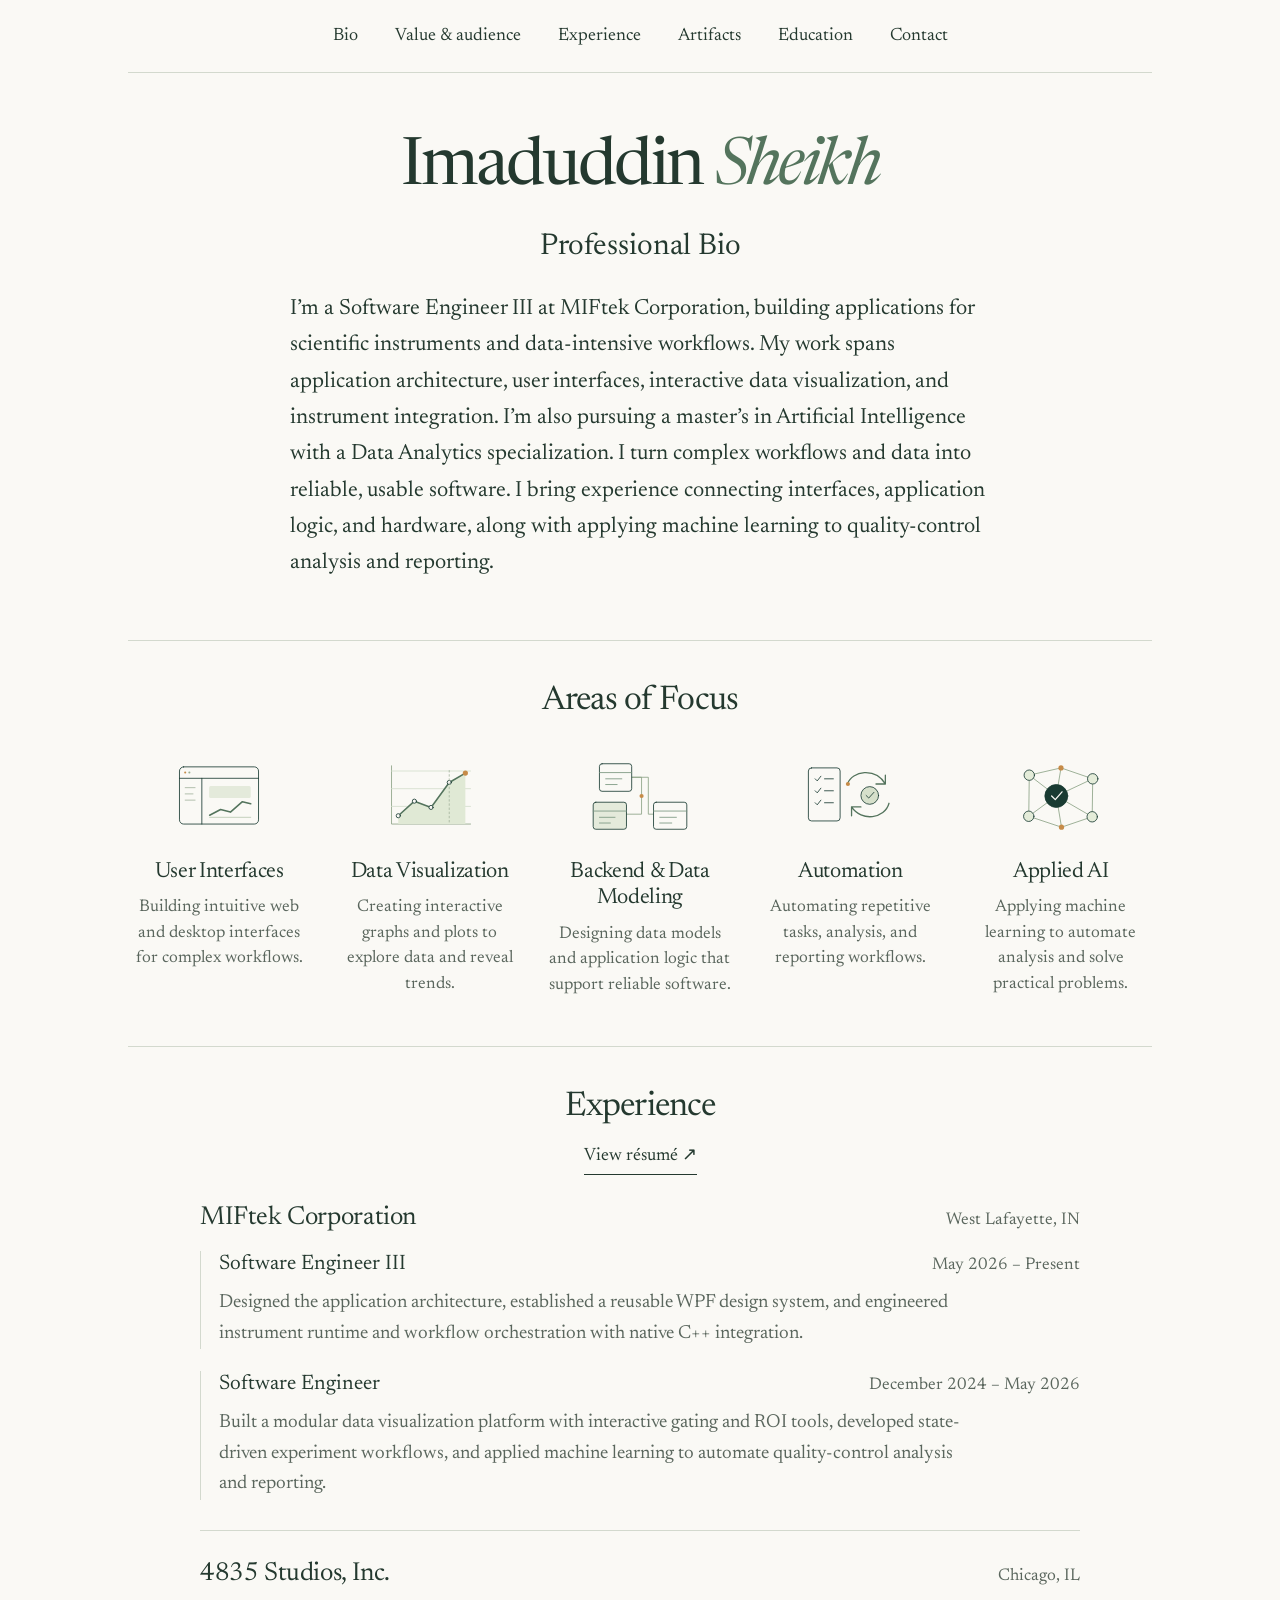
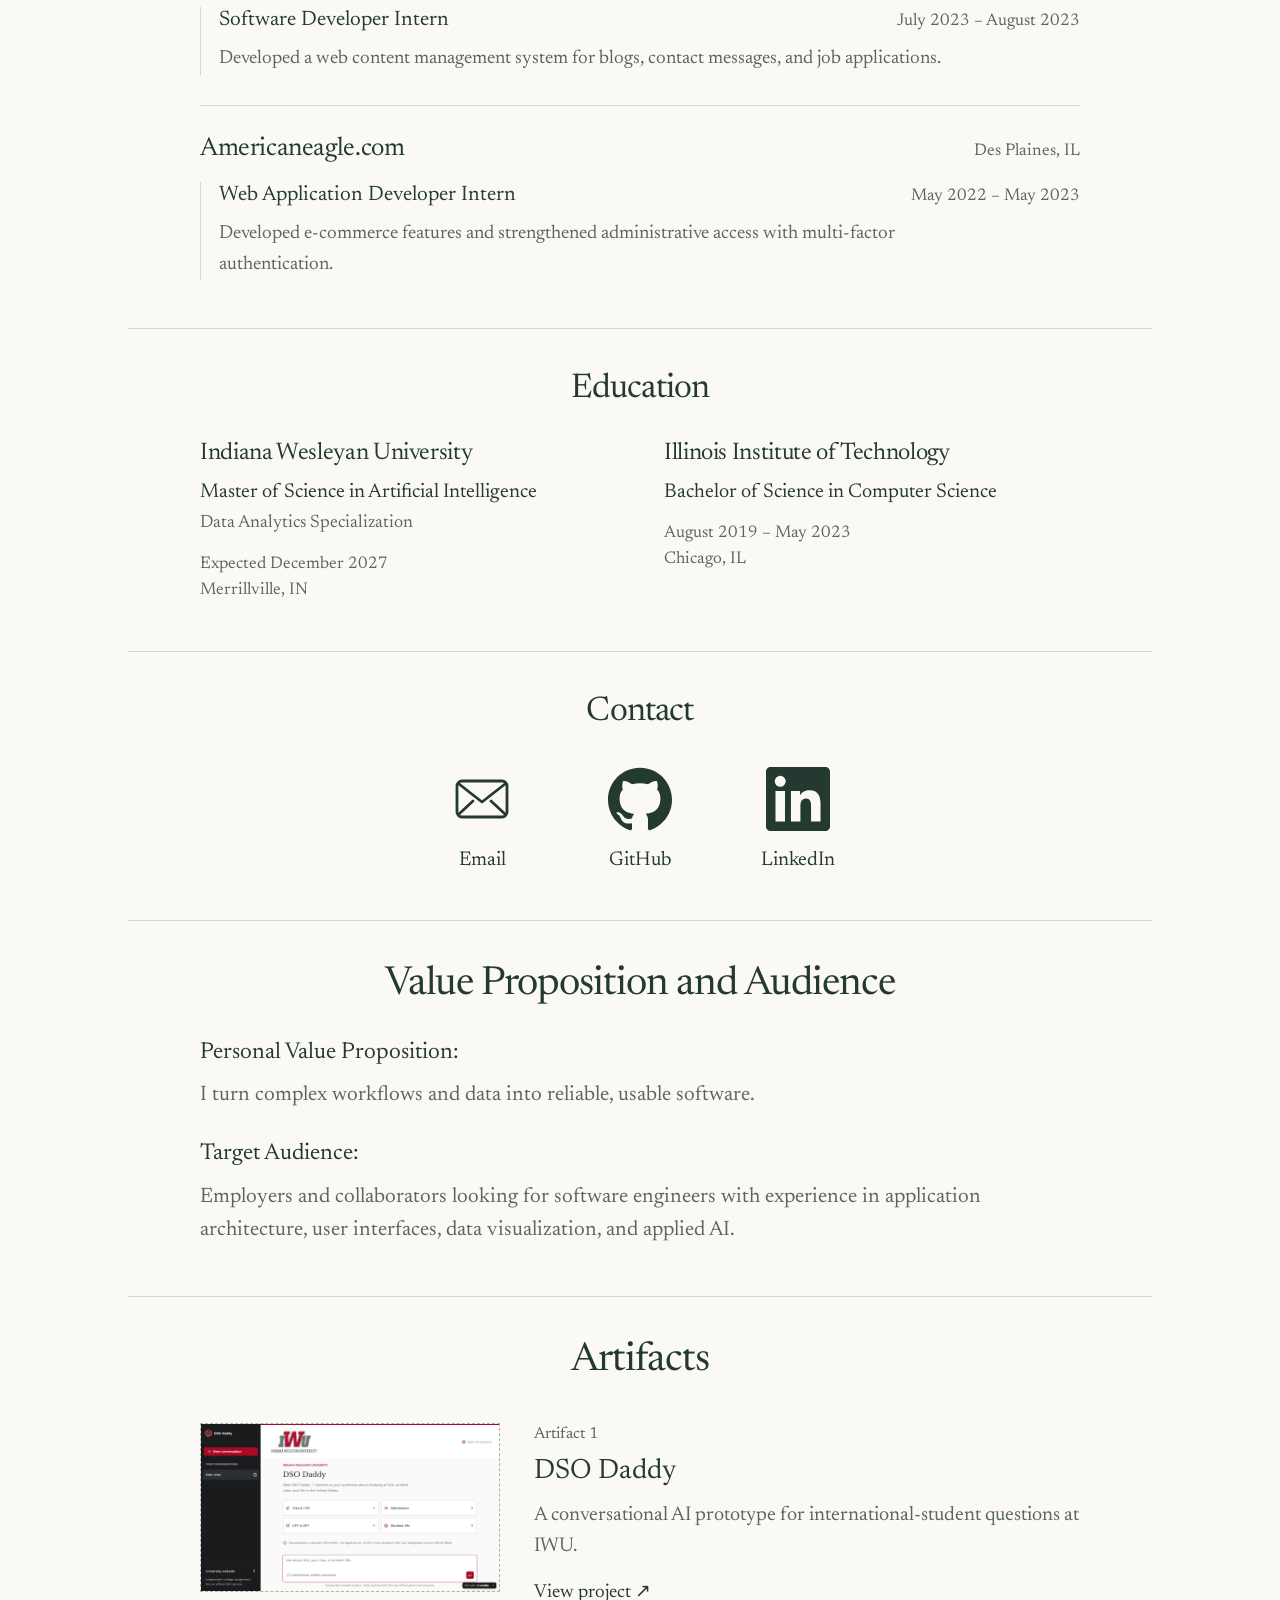
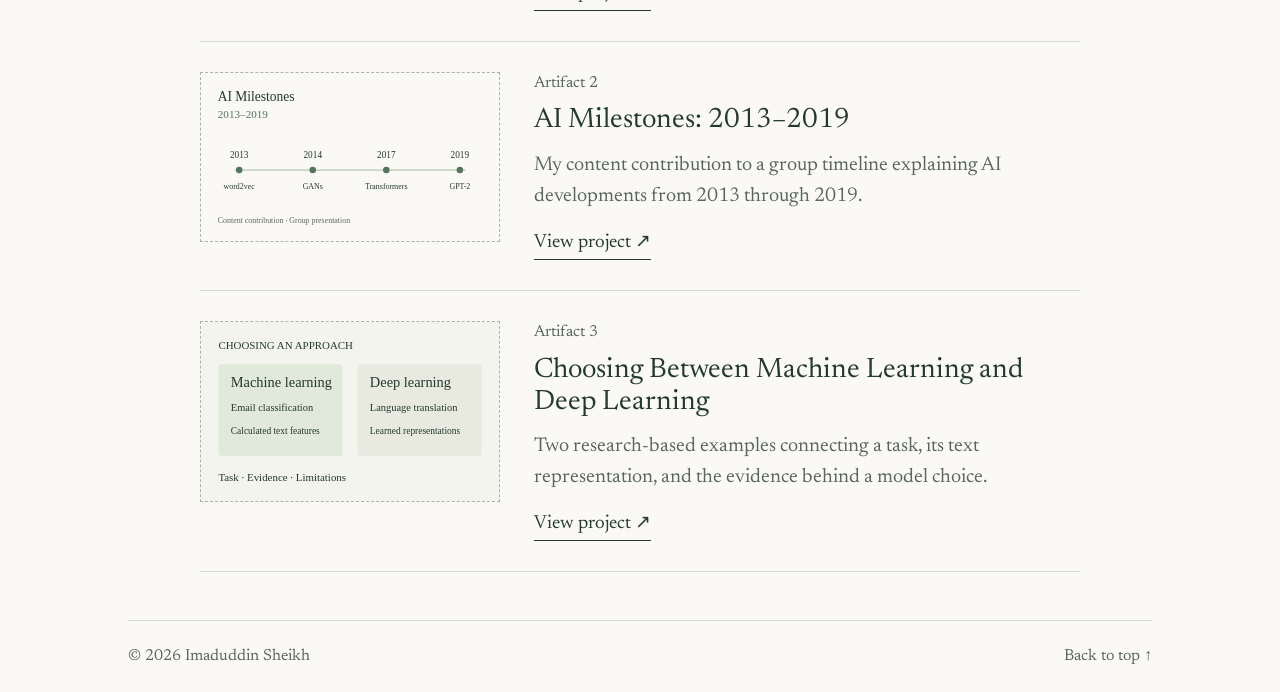
<file: index.html>
<!doctype html>
<html lang="en">
<head>
  <meta charset="utf-8">
  <meta name="viewport" content="width=device-width, initial-scale=1">
  <meta name="description" content="Imaduddin Sheikh’s software engineering portfolio. C#/.NET, Python, application architecture, data visualization, automation, and applied machine learning.">
  <meta name="theme-color" content="#193b32">
  <meta property="og:title" content="Imaduddin Sheikh — Software Engineer">
  <meta property="og:description" content="Reliable, usable software for complex workflows and data. Explore my background and software engineering projects.">
  <meta property="og:type" content="website">
  <title>Imaduddin Sheikh — Software Engineer</title>
  <link rel="icon" type="image/svg+xml" href="assets/favicon.svg?v=20261027">
  <link rel="stylesheet" href="assets/styles.css?v=20261026-intro-block">
  <script src="assets/site.js" defer></script>
  <link rel="stylesheet" href="assets/project.css?v=20261026-spacing">
<link rel="stylesheet" href="assets/template-alignment.css"></head>
<body><a class="skip" href="#main">Skip to content</a><header class="site-nav"><nav aria-label="Main navigation"><a href="#about">Bio</a><a href="#value-audience">Value &amp; audience</a><a href="#experience">Experience</a><a href="#work">Artifacts</a><a href="#education">Education</a><a href="#contact">Contact</a></nav></header><div class="wrap"><main id="main"><section class="professional-bio" id="about" aria-labelledby="bio-title"><div class="intro"><h1 id="intro-title">Imaduddin <em>Sheikh</em></h1><h2 class="bio-heading" id="bio-title">Professional Bio</h2><p class="intro-copy">I’m a Software Engineer III at MIFtek Corporation, building applications for scientific instruments and data-intensive workflows. My work spans application architecture, user interfaces, interactive data visualization, and instrument integration. I’m also pursuing a master’s in Artificial Intelligence with a Data Analytics specialization. I turn complex workflows and data into reliable, usable software. I bring experience connecting interfaces, application logic, and hardware, along with applying machine learning to quality-control analysis and reporting.</p></div><section class="section bio-subsection" aria-labelledby="focus-title"><h3 id="focus-title">Areas of Focus</h3><ul class="focus-grid"><li class="focus"><svg viewBox="0 0 200 170" aria-hidden="true" fill="none" stroke="#193b32" stroke-width="1.6" stroke-linecap="round" stroke-linejoin="round" ><rect x="24" y="28" width="152" height="110" rx="8" fill="#faf9f5"/><path d="M24 50H176M67 50V138"/><circle cx="35" cy="39" r="2" fill="#c68b48" stroke="none"/><circle cx="43" cy="39" r="2" fill="#97ae91" stroke="none"/><path d="M35 68H54M35 80H50M35 92H54" stroke="#a5b59f"/><rect x="81" y="65" width="80" height="23" rx="3" fill="#e4eadb" stroke="none"/><path d="M82 121L103 110L122 115L145 95L161 99" stroke="#54745d" stroke-width="3"/><path d="M82 125H161" stroke="#b8c7b0"/></svg><h4>User Interfaces</h4><p>Building intuitive web and desktop interfaces for complex workflows.</p></li><li class="focus"><svg viewBox="0 0 200 170" aria-hidden="true" fill="none" stroke="#193b32" stroke-width="1.6" stroke-linecap="round" stroke-linejoin="round"><path d="M26 26V138H178" stroke="#8ca285"/><path d="M26 104H178M26 70H178M26 36H178" stroke="#d4decd"/><path d="M39 122L70 94L102 106L137 58L168 40V138H39Z" fill="#e0e9d5" stroke="none"/><path d="M39 122L70 94L102 106L137 58L168 40" stroke="#54745d" stroke-width="3"/><g fill="#faf9f5"><circle cx="39" cy="122" r="4"/><circle cx="70" cy="94" r="4"/><circle cx="102" cy="106" r="4"/><circle cx="137" cy="58" r="4"/></g><circle cx="168" cy="40" r="5" fill="#c68b48" stroke="none"/><path d="M137 35V138" stroke="#a5b59f" stroke-dasharray="3 5"/></svg><h4>Data Visualization</h4><p>Creating interactive graphs and plots to explore data and reveal trends.</p></li><li class="focus"><svg viewBox="0 0 200 170" aria-hidden="true" fill="none" stroke="#193b32" stroke-width="1.6" stroke-linecap="round" stroke-linejoin="round"><path d="M84 48H116V119H136M84 48H103V119H64" stroke="#8ca285"/><rect x="22" y="22" width="62" height="53" rx="5" fill="#faf9f5"/><rect x="10" y="96" width="64" height="52" rx="5" fill="#e4eadb"/><rect x="126" y="96" width="64" height="52" rx="5" fill="#faf9f5"/><path d="M22 39H84M10 113H74M126 113H190M34 51H65M34 62H56M22 125H52M138 125H170M22 136H43M138 136H161" stroke="#78957e"/><circle cx="103" cy="84" r="4" fill="#c68b48" stroke="none"/></svg><h4>Backend &amp; Data Modeling</h4><p>Designing data models and application logic that support reliable software.</p></li><li class="focus"><svg viewBox="0 0 200 170" aria-hidden="true" fill="none" stroke="#193b32" stroke-width="1.6" stroke-linecap="round" stroke-linejoin="round"><rect x="20" y="30" width="61" height="102" rx="6" fill="#faf9f5"/><path d="M33 51L37 55L44 46M51 51H68M33 74L37 78L44 69M51 74H68M33 97L37 101L44 92M51 97H68"/><path d="M95 61C104 35 149 29 168 61M168 61V44M168 61H150M175 98C167 128 122 134 103 105M103 105V122M103 105H121" stroke="#54745d" stroke-width="2.5"/><circle cx="138" cy="83" r="17" fill="#d6e0cb"/><path d="M131 83L136 88L146 77"/><circle cx="96" cy="61" r="4" fill="#c68b48" stroke="none"/></svg><h4>Automation</h4><p>Automating repetitive tasks, analysis, and reporting workflows.</p></li><li class="focus"><svg viewBox="0 0 200 170" aria-hidden="true" fill="none" stroke="#193b32" stroke-width="1.6" stroke-linecap="round" stroke-linejoin="round" ><path d="M39 44L100 30L161 51M39 44L91 84L161 51M39 44L38 123L91 84L160 124L161 51M38 123L101 144L160 124M100 30L91 84L101 144" stroke="#8ca285"/><circle cx="91" cy="84" r="22" fill="#193b32"/><path d="M82 84L89 91L102 76" stroke="#faf9f5" stroke-width="2.5"/><g fill="#e4ecd9"><circle cx="39" cy="44" r="10"/><circle cx="161" cy="51" r="10"/><circle cx="38" cy="123" r="10"/><circle cx="160" cy="124" r="10"/></g><g fill="#c68b48" stroke="none"><circle cx="100" cy="30" r="5"/><circle cx="101" cy="144" r="5"/></g></svg><h4>Applied AI</h4><p>Applying machine learning to automate analysis and solve practical problems.</p></li></ul></section><section class="section bio-subsection" id="experience" aria-labelledby="experience-title"><div class="section-heading"><h3 id="experience-title">Experience</h3><a class="resume-link" href="assets/imaduddin-sheikh-resume.pdf" target="_blank" rel="noopener" aria-label="View résumé (PDF, opens in a new tab)">View résumé ↗</a></div><div class="employers"><article class="employer"><div class="employer-header"><h4>MIFtek Corporation</h4><p class="location">West Lafayette, IN</p></div><div class="position"><div class="position-heading"><h5>Software Engineer III</h5><p class="dates">May 2026 – Present</p></div><p class="summary">Designed the application architecture, established a reusable WPF design system, and engineered instrument runtime and workflow orchestration with native C++ integration.</p></div><div class="position"><div class="position-heading"><h5>Software Engineer</h5><p class="dates">December 2024 – May 2026</p></div><p class="summary">Built a modular data visualization platform with interactive gating and ROI tools, developed state-driven experiment workflows, and applied machine learning to automate quality-control analysis and reporting.</p></div></article><article class="employer"><div class="employer-header"><h4>4835 Studios, Inc.</h4><p class="location">Chicago, IL</p></div><div class="position"><div class="position-heading"><h5>Software Developer Intern</h5><p class="dates">July 2023 – August 2023</p></div><p class="summary">Developed a web content management system for blogs, contact messages, and job applications.</p></div></article><article class="employer"><div class="employer-header"><h4>Americaneagle.com</h4><p class="location">Des Plaines, IL</p></div><div class="position"><div class="position-heading"><h5>Web Application Developer Intern</h5><p class="dates">May 2022 – May 2023</p></div><p class="summary">Developed e-commerce features and strengthened administrative access with multi-factor authentication.</p></div></article></div></section><section class="section bio-subsection" id="education" aria-labelledby="education-title"><h3 id="education-title">Education</h3><div class="education-grid"><article class="education-entry"><h4>Indiana Wesleyan University</h4><p class="degree">Master of Science in Artificial Intelligence</p><p class="specialization">Data Analytics Specialization</p><div class="education-meta"><p>Expected December 2027</p><p>Merrillville, IN</p></div></article><article class="education-entry"><h4>Illinois Institute of Technology</h4><p class="degree">Bachelor of Science in Computer Science</p><div class="education-meta"><p>August 2019 – May 2023</p><p>Chicago, IL</p></div></article></div></section><section class="section bio-subsection" id="contact" aria-labelledby="contact-title"><h3 id="contact-title">Contact</h3><div class="contact-row"><a class="contact-link" href="mailto:imaduddin.sheikh92@gmail.com"><svg viewBox="0 0 64 64" fill="none" stroke="currentColor" stroke-width="2.8" stroke-linecap="round" stroke-linejoin="round" aria-hidden="true"><rect x="7" y="14" width="50" height="36" rx="5"/><path d="M9 17L32 35L55 17M9 47L23 34M55 47L41 34"/></svg><span>Email</span></a><a class="contact-link" href="https://github.com/isheikh8492"><svg viewBox="0 0 24 24" fill="currentColor" aria-hidden="true"><path d="M12 .297C5.37.297 0 5.67 0 12.297c0 5.303 3.438 9.8 8.205 11.385.6.113.82-.258.82-.577 0-.285-.01-1.04-.015-2.04-3.338.725-4.043-1.61-4.043-1.61-.546-1.387-1.333-1.756-1.333-1.756-1.09-.745.083-.73.083-.73 1.205.085 1.84 1.237 1.84 1.237 1.07 1.835 2.807 1.305 3.492.998.108-.775.42-1.305.763-1.605-2.665-.303-5.467-1.334-5.467-5.93 0-1.31.468-2.38 1.235-3.22-.123-.303-.535-1.523.118-3.176 0 0 1.008-.323 3.3 1.23a11.52 11.52 0 013.003-.404c1.02.005 2.047.138 3.003.404 2.29-1.553 3.296-1.23 3.296-1.23.655 1.653.243 2.873.12 3.176.77.84 1.233 1.91 1.233 3.22 0 4.61-2.807 5.624-5.48 5.92.43.372.823 1.102.823 2.222 0 1.606-.015 2.896-.015 3.29 0 .32.216.694.825.576C20.565 22.092 24 17.592 24 12.297c0-6.627-5.373-12-12-12"/></svg><span>GitHub</span></a><a class="contact-link" href="https://www.linkedin.com/in/imaduddin-sheikh/"><svg viewBox="0 0 24 24" fill="currentColor" aria-hidden="true"><path d="M20.447 20.452h-3.554v-5.569c0-1.328-.027-3.037-1.852-3.037-1.853 0-2.136 1.445-2.136 2.939v5.667H9.351V9h3.414v1.561h.049c.476-.9 1.637-1.85 3.37-1.85 3.601 0 4.267 2.37 4.267 5.455v6.286zM5.337 7.433a2.062 2.062 0 110-4.124 2.062 2.062 0 010 4.124zM7.119 20.452H3.555V9h3.564v11.452zM22.225 0H1.771C.792 0 0 .774 0 1.729v20.542C0 23.227.792 24 1.771 24h20.451C23.2 24 24 23.227 24 22.271V1.729C24 .774 23.2 0 22.222 0h.003z"/></svg><span>LinkedIn</span></a></div></section></section><section class="section" id="value-audience" aria-labelledby="value-audience-title"><h2 id="value-audience-title">Value Proposition and Audience</h2><div class="portfolio-value"><h3>Personal Value Proposition:</h3><p>I turn complex workflows and data into reliable, usable software.</p><h3>Target Audience:</h3><p>Employers and collaborators looking for software engineers with experience in application architecture, user interfaces, data visualization, and applied AI.</p></div></section><section class="section" id="work" aria-labelledby="work-title"><h2 id="work-title">Artifacts</h2><article class="artifact-feature"><a class="artifact-thumbnail" href="international-student-assistant.html" aria-label="Open DSO Daddy case study"><img src="assets/assistant-preview.png" alt="Preview of the DSO Daddy international-student assistant interface."></a><div class="artifact-teaser"><p class="artifact-number">Artifact 1</p><h3><a href="international-student-assistant.html">DSO Daddy</a></h3><p class="artifact-summary">A conversational AI prototype for international-student questions at IWU.</p><a class="project-link" href="international-student-assistant.html">View project ↗</a></div></article><article class="artifact-feature" style="margin-top:30px"><a class="artifact-thumbnail" href="ai-milestones-2013-2019.html" aria-label="Open AI Milestones: 2013–2019 case study"><img src="assets/ai-milestones-preview.svg" alt="AI milestone timeline covering 2013–2015 and 2017–2019, the content I contributed to slides 8–9 of a group presentation."></a><div class="artifact-teaser"><p class="artifact-number">Artifact 2</p><h3><a href="ai-milestones-2013-2019.html">AI Milestones: 2013–2019</a></h3><p class="artifact-summary">My content contribution to a group timeline explaining AI developments from 2013 through 2019.</p><a class="project-link" href="ai-milestones-2013-2019.html">View project ↗</a></div></article><article class="artifact-feature" style="margin-top:30px"><a class="artifact-thumbnail" href="machine-learning-vs-deep-learning.html" aria-label="Open Choosing Between Machine Learning and Deep Learning"><img src="assets/ml-dl-preview.svg" alt="Comparison of machine learning for email classification and deep learning for language translation, organized around task, evidence, and limitations."></a><div class="artifact-teaser"><p class="artifact-number">Artifact 3</p><h3><a href="machine-learning-vs-deep-learning.html">Choosing Between Machine Learning and Deep Learning</a></h3><p class="artifact-summary">Two research-based examples connecting a task, its text representation, and the evidence behind a model choice.</p><a class="project-link" href="machine-learning-vs-deep-learning.html">View project ↗</a></div></article></section></main><footer><span>© <span data-year>2026</span> Imaduddin Sheikh</span><a href="#about">Back to top ↑</a></footer></div></body></html>
</file>
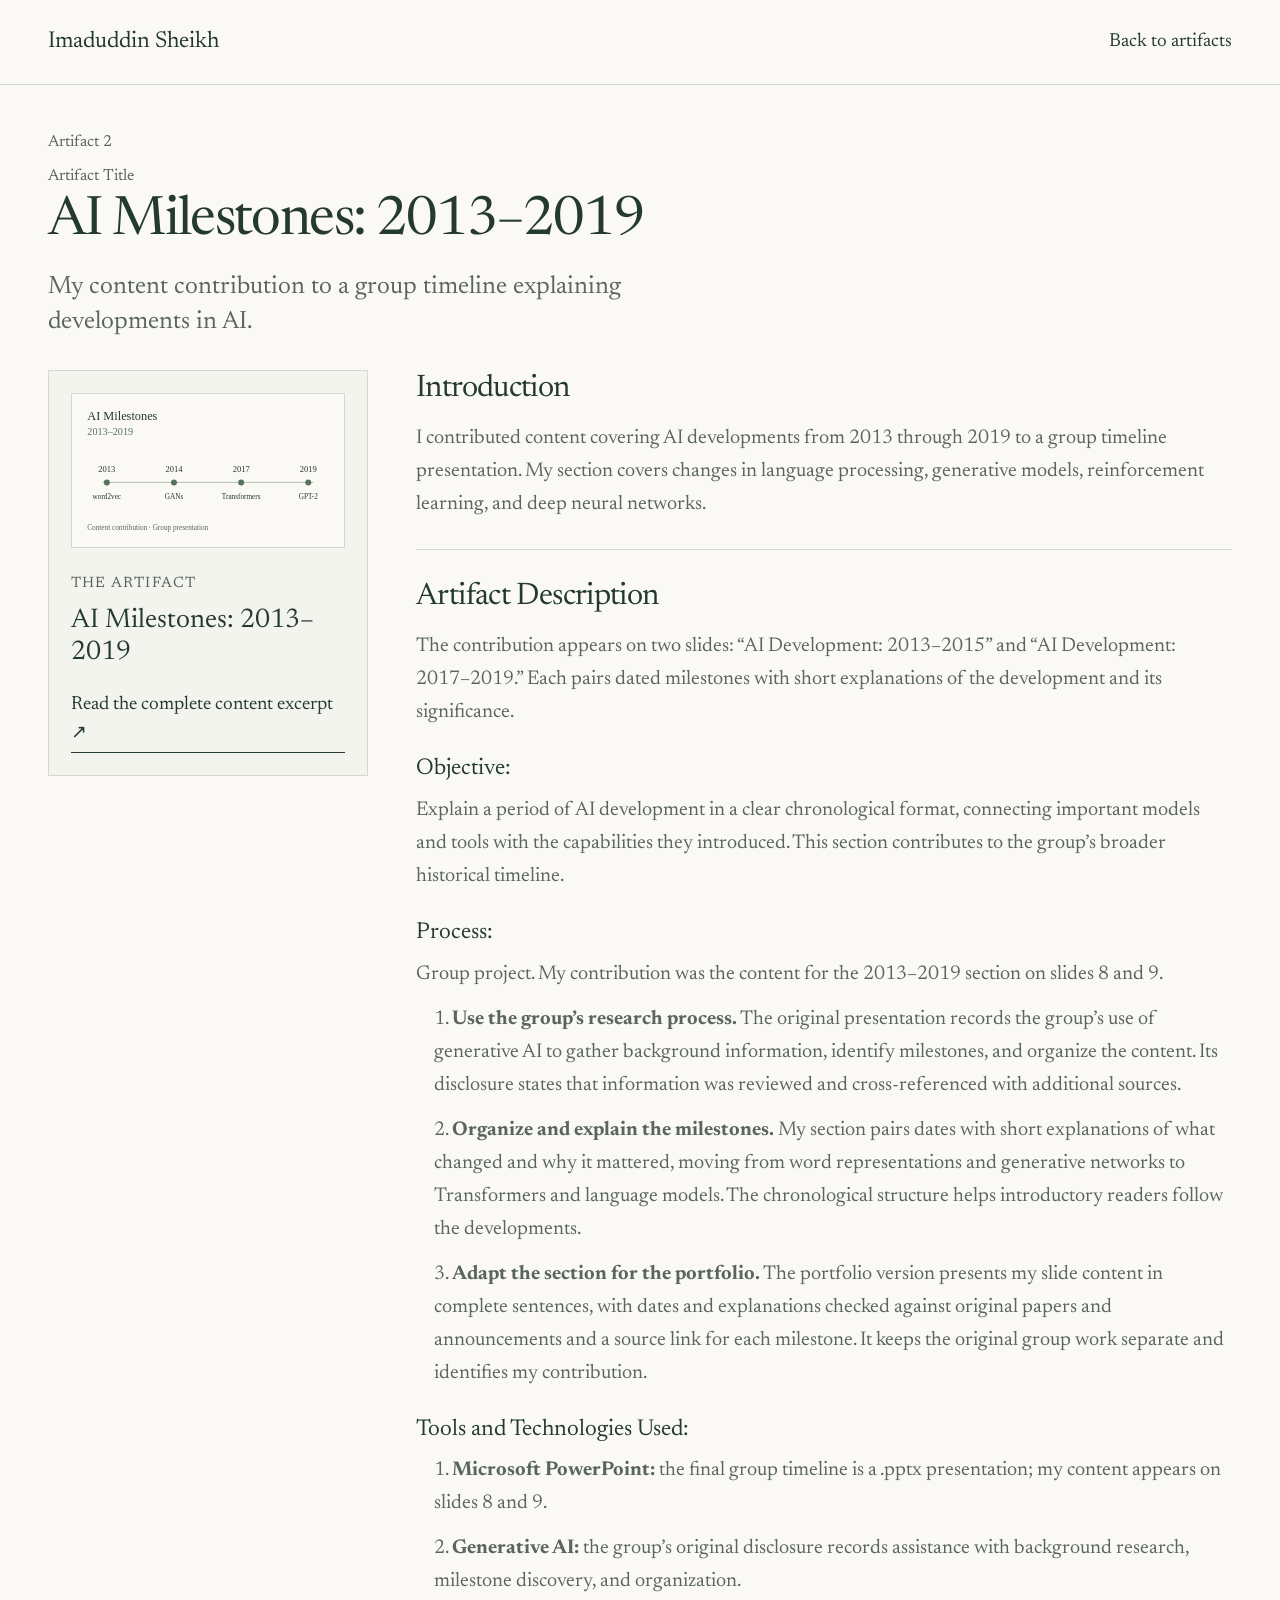
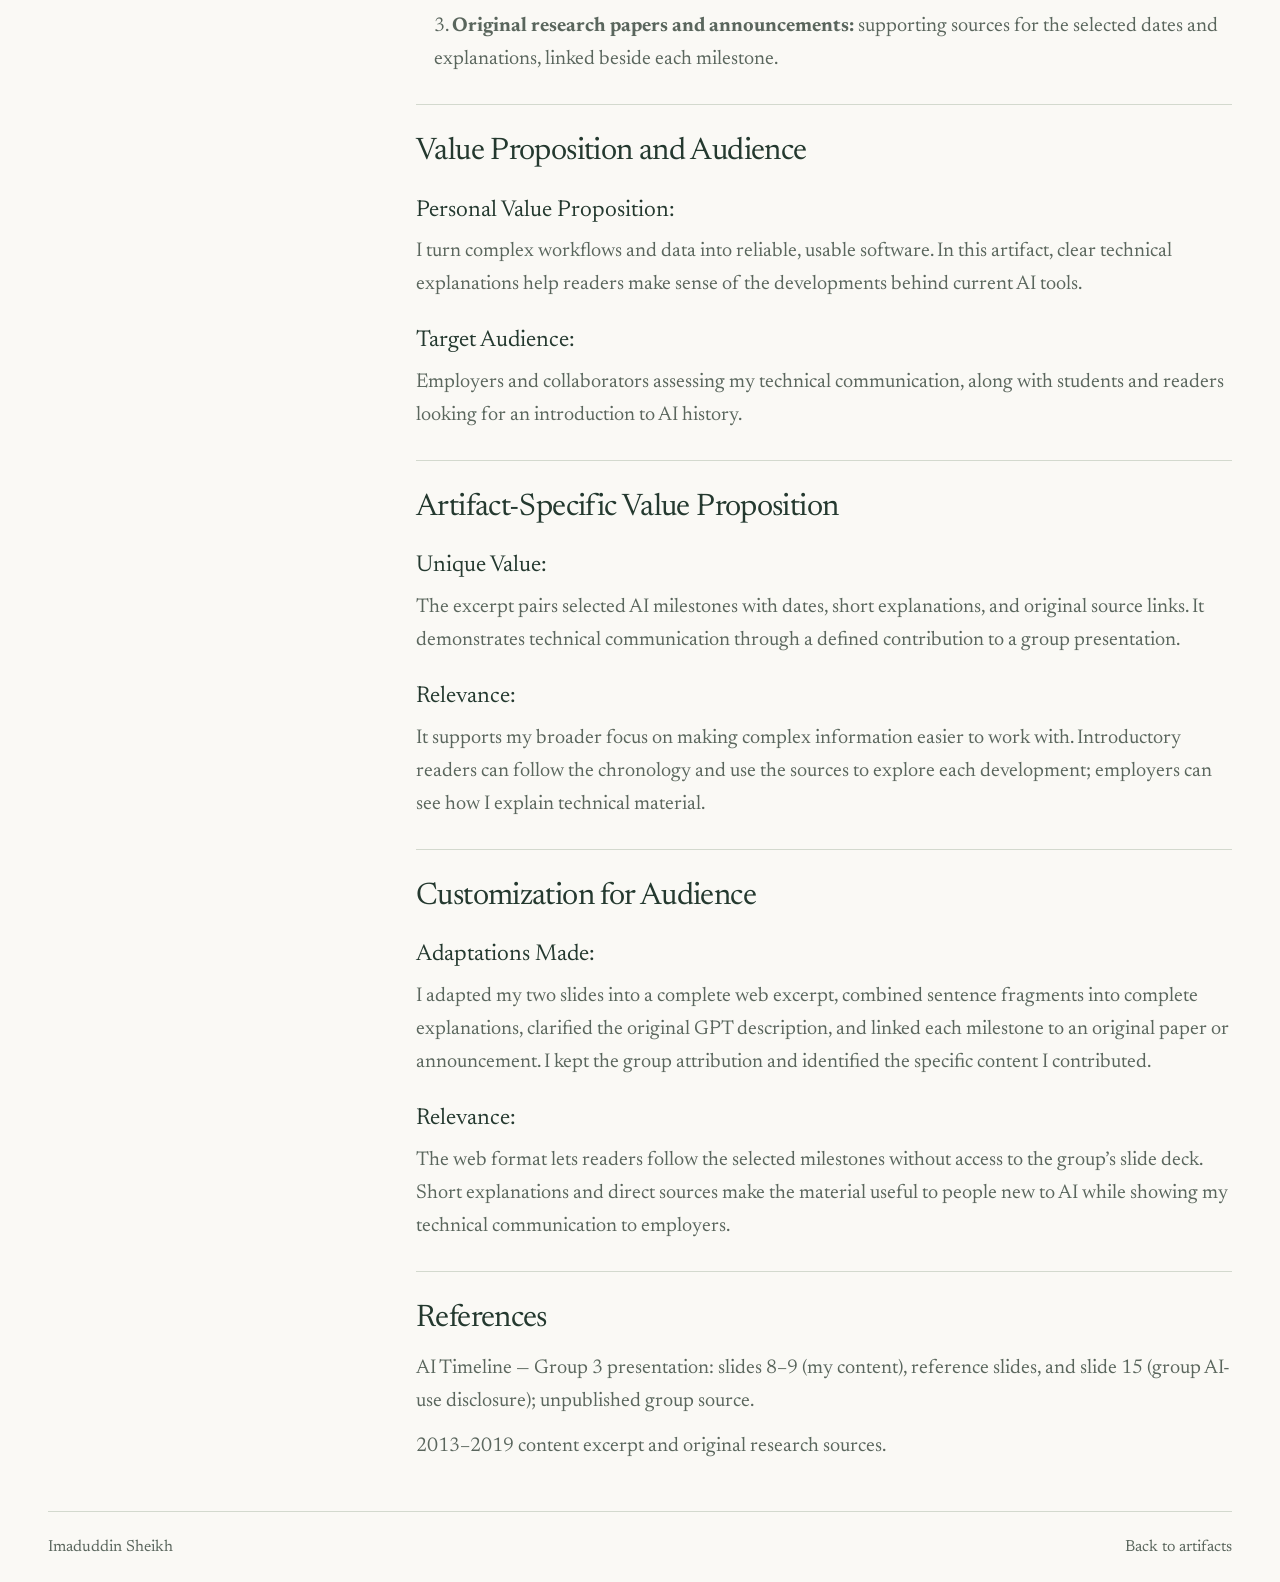
<file: ai-milestones-2013-2019.html>
<!doctype html><html lang="en"><head><meta charset="utf-8"><meta name="viewport" content="width=device-width,initial-scale=1"><title>AI Milestones: 2013–2019 — Imaduddin Sheikh</title><link rel="icon" href="assets/favicon.svg?v=20261027"><link rel="stylesheet" href="assets/styles.css"><link rel="stylesheet" href="assets/project.css"><link rel="stylesheet" href="assets/template-alignment.css"><style>.detail-header{max-width:1280px}.detail-wrap{max-width:1280px}.detail-hero{max-width:1050px}.artifact-layout{display:grid;grid-template-columns:minmax(250px,320px) minmax(0,1fr);gap:48px;align-items:start}.artifact-details{min-width:0}.artifact-resource{position:sticky;top:24px}.resource-card{border:1px solid var(--rule);padding:22px;background:#f3f4ed}.resource-card img{display:block;width:100%;height:auto;border:1px solid var(--rule)}.resource-label{font-size:15px;text-transform:uppercase;letter-spacing:.08em;margin:24px 0 10px;color:var(--muted)}.resource-card h2{font-size:27px;font-weight:400;line-height:1.2;margin:0 0 14px}.resource-description{font-size:18px;line-height:1.5;color:var(--muted)}.resource-card .case-links{display:flex;flex-direction:column;align-items:flex-start;gap:18px;margin-bottom:0}.resource-card a{overflow-wrap:anywhere}.artifact-details .detail-section:first-child{padding-top:0;border-top:0}.artifact-details .comparison{margin:24px 0}.artifact-details .comparison table{font-size:17px}.artifact-details .comparison td,.artifact-details .comparison th{padding:12px}@media(max-width:950px){.artifact-layout{grid-template-columns:1fr;gap:36px}.artifact-resource{position:static}.resource-card{display:grid;grid-template-columns:minmax(180px,1fr) 1fr;gap:0 26px}.resource-card>a{grid-row:1/5}.resource-label{margin-top:0}}@media(max-width:600px){.resource-card{display:block}.resource-label{margin-top:22px}.artifact-details .comparison table{min-width:600px}}.resource-card>img{grid-row:1/5}.detail-section a{overflow-wrap:anywhere}:focus-visible{outline:3px solid #526b45;outline-offset:4px}</style></head><body><a class="skip" href="#main">Skip to content</a><header class="detail-header"><a class="portfolio-name" href="index.html">Imaduddin Sheikh</a><a href="index.html#work">Back to artifacts</a></header><div class="detail-wrap"><main id="main"><div class="detail-hero"><p class="artifact-number">Artifact 2</p><p class="field-label">Artifact Title</p><h1>AI Milestones: 2013–2019</h1><p class="artifact-summary">My content contribution to a group timeline explaining developments in AI.</p></div><div class="artifact-layout"><aside class="artifact-resource" aria-label="Artifact and supporting work"><div class="resource-card"><img src="assets/ai-milestones-preview.svg" alt="Timeline of selected AI milestones from 2013 through 2019."><p class="resource-label">The artifact</p><h2>AI Milestones: 2013–2019</h2><div class="case-links"><a href="ai-milestones-excerpt.html">Read the complete content excerpt ↗</a></div></div></aside><div class="artifact-details"><section class="detail-section"><h2>Introduction</h2>
<p class="template-copy">I contributed content covering AI developments from 2013 through 2019 to a group timeline presentation. My section covers changes in language processing, generative models, reinforcement learning, and deep neural networks.</p>
</section>
<section class="detail-section"><h2>Artifact Description</h2>
<p class="template-copy">The contribution appears on two slides: “AI Development: 2013–2015” and “AI Development: 2017–2019.” Each pairs dated milestones with short explanations of the development and its significance.</p>

<h3>Objective:</h3>
<p class="template-copy">Explain a period of AI development in a clear chronological format, connecting important models and tools with the capabilities they introduced. This section contributes to the group’s broader historical timeline.</p>
<h3>Process:</h3>
<p class="template-copy">Group project. My contribution was the content for the 2013–2019 section on slides 8 and 9.</p>
<p class="template-copy process-step">1. <strong>Use the group’s research process.</strong> The original presentation records the group’s use of generative AI to gather background information, identify milestones, and organize the content. Its disclosure states that information was reviewed and cross-referenced with additional sources.</p>
<p class="template-copy process-step">2. <strong>Organize and explain the milestones.</strong> My section pairs dates with short explanations of what changed and why it mattered, moving from word representations and generative networks to Transformers and language models. The chronological structure helps introductory readers follow the developments.</p>
<p class="template-copy process-step">3. <strong>Adapt the section for the portfolio.</strong> The portfolio version presents my slide content in complete sentences, with dates and explanations checked against original papers and announcements and a source link for each milestone. It keeps the original group work separate and identifies my contribution.</p>
<h3>Tools and Technologies Used:</h3>
<p class="template-copy process-step">1. <strong>Microsoft PowerPoint:</strong> the final group timeline is a .pptx presentation; my content appears on slides 8 and 9.</p>
<p class="template-copy process-step">2. <strong>Generative AI:</strong> the group’s original disclosure records assistance with background research, milestone discovery, and organization.</p>
<p class="template-copy process-step">3. <strong>Original research papers and announcements:</strong> supporting sources for the selected dates and explanations, linked beside each milestone.</p>


</section>
<section class="detail-section"><h2>Value Proposition and Audience</h2>
<h3>Personal Value Proposition:</h3>
<p class="template-copy">I turn complex workflows and data into reliable, usable software. In this artifact, clear technical explanations help readers make sense of the developments behind current AI tools.</p>
<h3>Target Audience:</h3>
<p class="template-copy">Employers and collaborators assessing my technical communication, along with students and readers looking for an introduction to AI history.</p>
</section>
<section class="detail-section"><h2>Artifact-Specific Value Proposition</h2>
<h3>Unique Value:</h3>
<p class="template-copy">The excerpt pairs selected AI milestones with dates, short explanations, and original source links. It demonstrates technical communication through a defined contribution to a group presentation.</p>
<h3>Relevance:</h3>
<p class="template-copy">It supports my broader focus on making complex information easier to work with. Introductory readers can follow the chronology and use the sources to explore each development; employers can see how I explain technical material.</p>
</section>
<section class="detail-section"><h2>Customization for Audience</h2>
<h3>Adaptations Made:</h3>
<p class="template-copy">I adapted my two slides into a complete web excerpt, combined sentence fragments into complete explanations, clarified the original GPT description, and linked each milestone to an original paper or announcement. I kept the group attribution and identified the specific content I contributed.</p>
<h3>Relevance:</h3>
<p class="template-copy">The web format lets readers follow the selected milestones without access to the group’s slide deck. Short explanations and direct sources make the material useful to people new to AI while showing my technical communication to employers.</p>
</section>
<section class="detail-section"><h2>References</h2>
<p class="template-copy">AI Timeline — Group 3 presentation: slides 8–9 (my content), reference slides, and slide 15 (group AI-use disclosure); unpublished group source.</p>
<p class="template-copy"><a href="ai-milestones-excerpt.html">2013–2019 content excerpt and original research sources</a>.</p>
</section></div></div></main><footer class="detail-footer"><span>Imaduddin Sheikh</span><a href="index.html#work">Back to artifacts</a></footer></div></body></html>
</file>
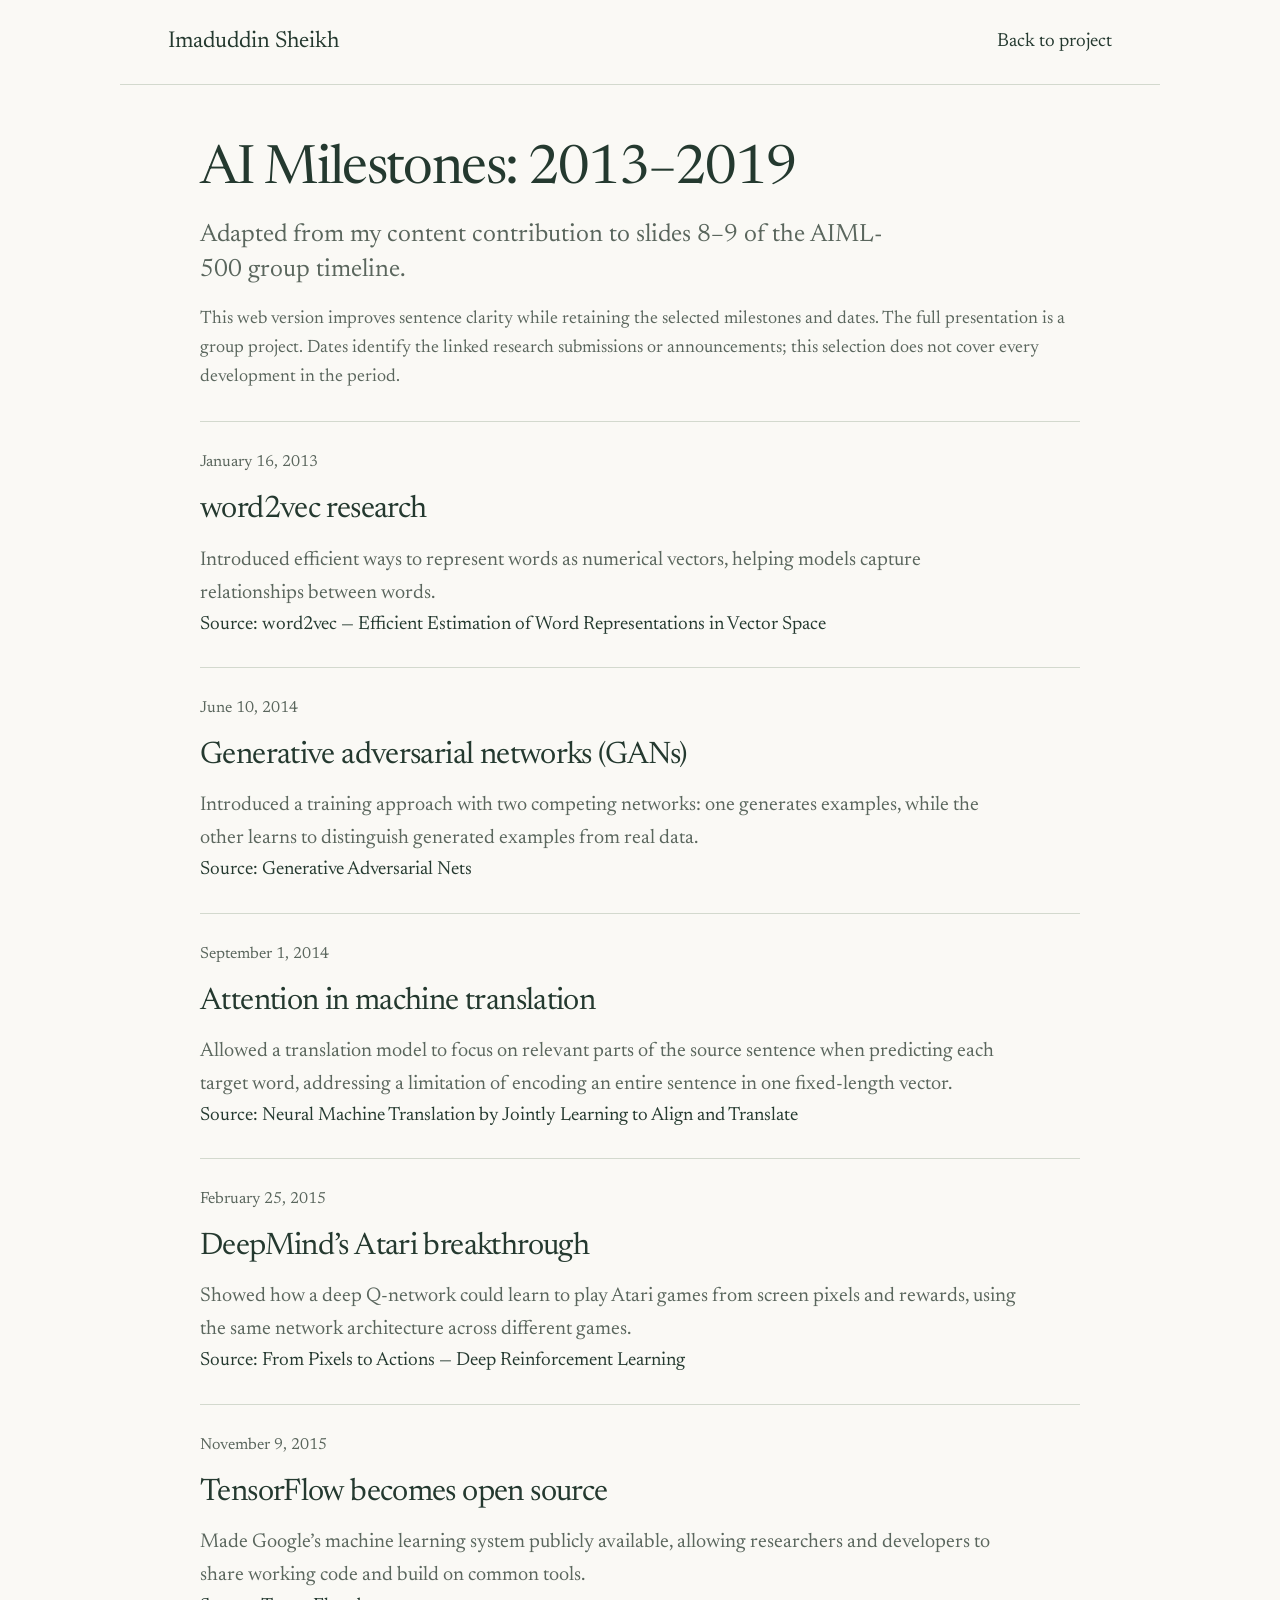
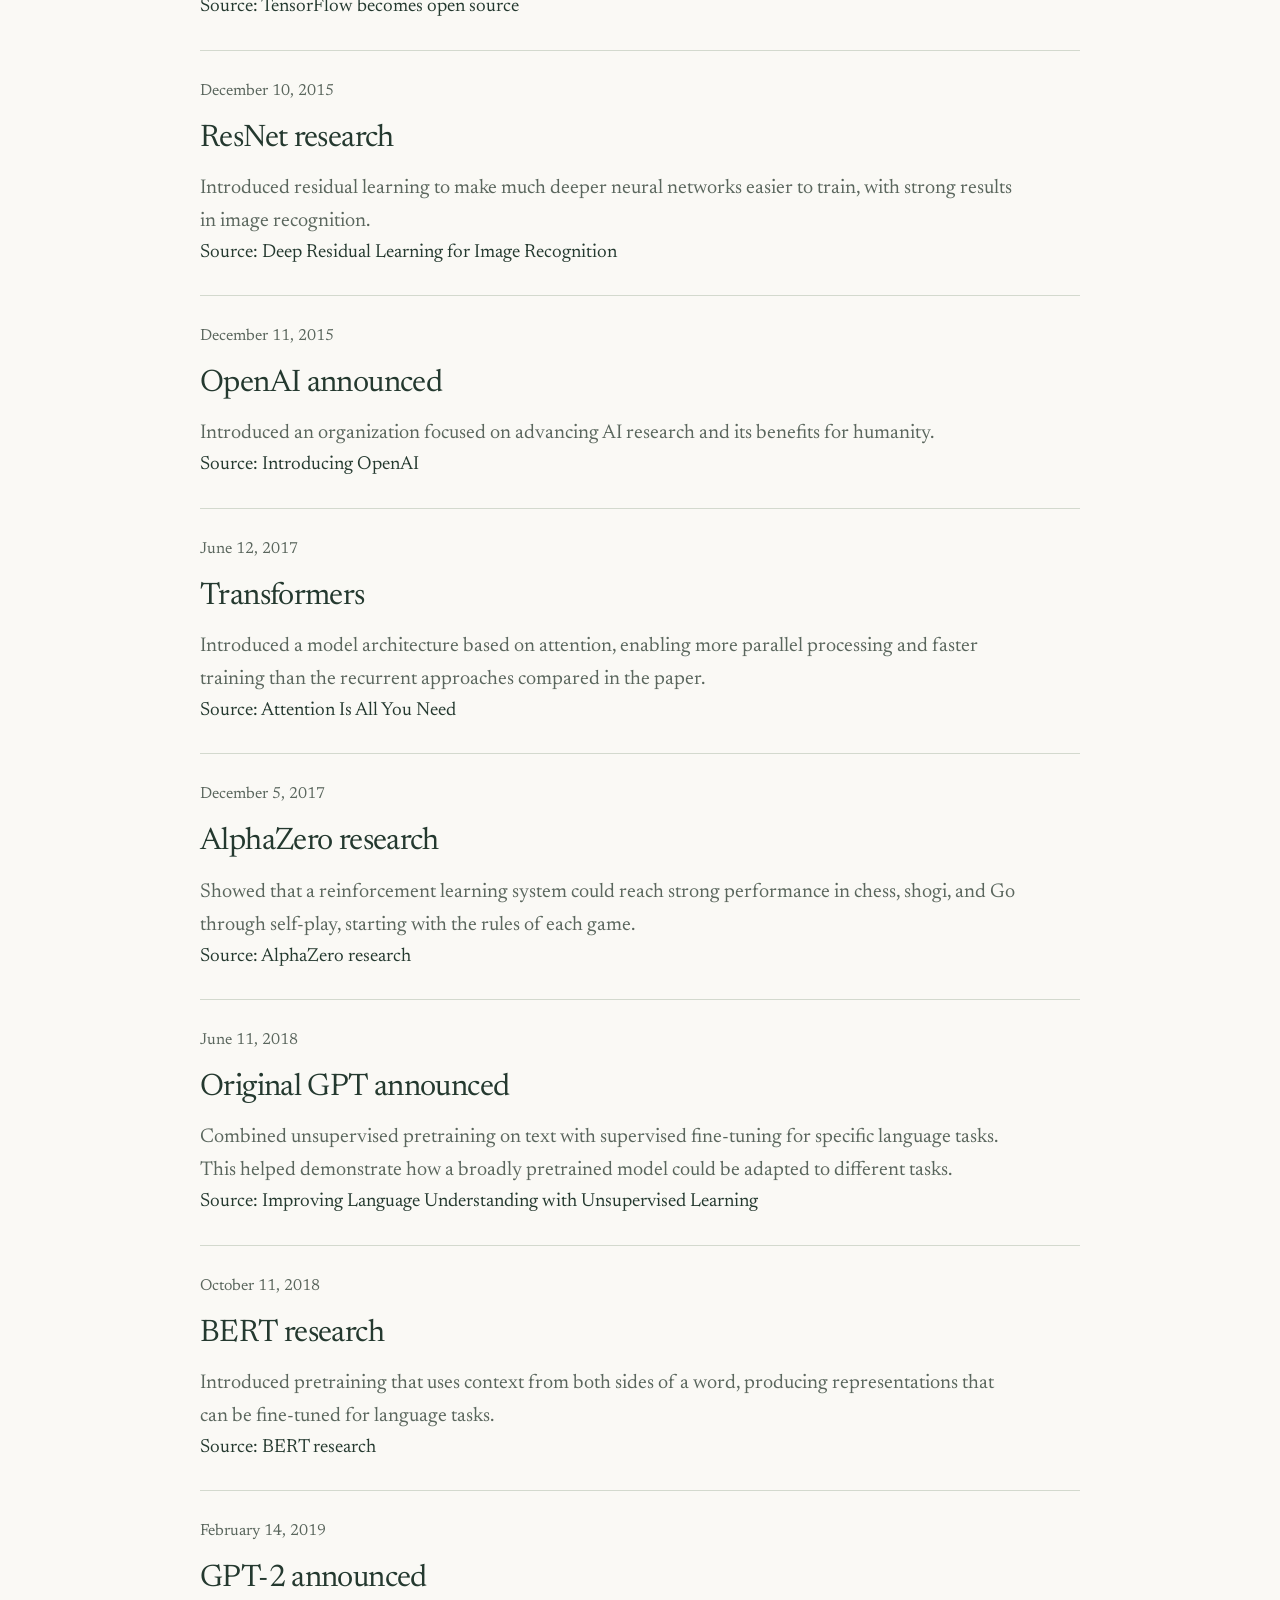
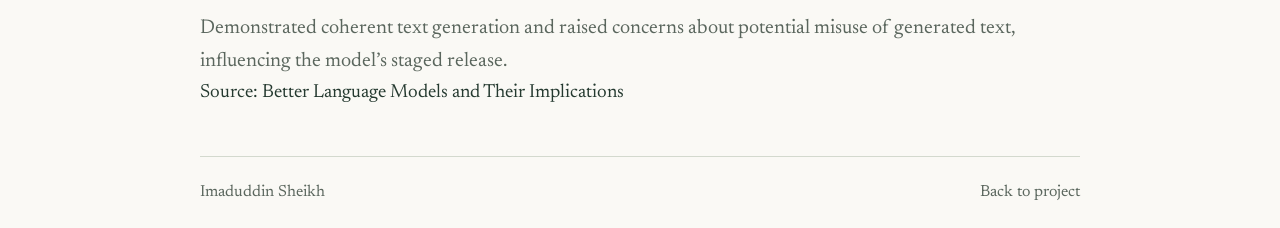
<file: ai-milestones-excerpt.html>
<!doctype html><html lang="en"><head><meta charset="utf-8"><meta name="viewport" content="width=device-width,initial-scale=1"><title>AI Milestones: 2013–2019 — Content Excerpt</title><link rel="icon" href="assets/favicon.svg"><link rel="stylesheet" href="assets/styles.css"><link rel="stylesheet" href="assets/project.css"><link rel="stylesheet" href="assets/artifact-exhibits.css"></head><body><a class="skip" href="#main">Skip to content</a><header class="detail-header"><a class="portfolio-name" href="https://isheikh8492.github.io/">Imaduddin Sheikh</a><a href="ai-milestones-2013-2019.html">Back to project</a></header><div class="detail-wrap"><main id="main"><div class="detail-hero"><h1>AI Milestones: 2013–2019</h1><p class="artifact-summary">Adapted from my content contribution to slides 8–9 of the AIML-500 group timeline.</p><p class="case-note">This web version improves sentence clarity while retaining the selected milestones and dates. The full presentation is a group project. Dates identify the linked research submissions or announcements; this selection does not cover every development in the period.</p></div><article class="detail-section"><p class="exhibit-label">January 16, 2013</p><h2>word2vec research</h2><p class="placeholder-copy">Introduced efficient ways to represent words as numerical vectors, helping models capture relationships between words.</p><p><a href="https://arxiv.org/abs/1301.3781">Source: word2vec — Efficient Estimation of Word Representations in Vector Space</a></p></article>
<article class="detail-section"><p class="exhibit-label">June 10, 2014</p><h2>Generative adversarial networks (GANs)</h2><p class="placeholder-copy">Introduced a training approach with two competing networks: one generates examples, while the other learns to distinguish generated examples from real data.</p><p><a href="https://arxiv.org/abs/1406.2661">Source: Generative Adversarial Nets</a></p></article>
<article class="detail-section"><p class="exhibit-label">September 1, 2014</p><h2>Attention in machine translation</h2><p class="placeholder-copy">Allowed a translation model to focus on relevant parts of the source sentence when predicting each target word, addressing a limitation of encoding an entire sentence in one fixed-length vector.</p><p><a href="https://arxiv.org/abs/1409.0473">Source: Neural Machine Translation by Jointly Learning to Align and Translate</a></p></article>
<article class="detail-section"><p class="exhibit-label">February 25, 2015</p><h2>DeepMind’s Atari breakthrough</h2><p class="placeholder-copy">Showed how a deep Q-network could learn to play Atari games from screen pixels and rewards, using the same network architecture across different games.</p><p><a href="https://research.google/blog/from-pixels-to-actions-human-level-control-through-deep-reinforcement-learning/">Source: From Pixels to Actions — Deep Reinforcement Learning</a></p></article>
<article class="detail-section"><p class="exhibit-label">November 9, 2015</p><h2>TensorFlow becomes open source</h2><p class="placeholder-copy">Made Google’s machine learning system publicly available, allowing researchers and developers to share working code and build on common tools.</p><p><a href="https://blog.google/innovation-and-ai/products/tensorflow-smarter-machine-learning-for/">Source: TensorFlow becomes open source</a></p></article>
<article class="detail-section"><p class="exhibit-label">December 10, 2015</p><h2>ResNet research</h2><p class="placeholder-copy">Introduced residual learning to make much deeper neural networks easier to train, with strong results in image recognition.</p><p><a href="https://arxiv.org/abs/1512.03385">Source: Deep Residual Learning for Image Recognition</a></p></article>
<article class="detail-section"><p class="exhibit-label">December 11, 2015</p><h2>OpenAI announced</h2><p class="placeholder-copy">Introduced an organization focused on advancing AI research and its benefits for humanity.</p><p><a href="https://openai.com/index/introducing-openai/">Source: Introducing OpenAI</a></p></article>
<article class="detail-section"><p class="exhibit-label">June 12, 2017</p><h2>Transformers</h2><p class="placeholder-copy">Introduced a model architecture based on attention, enabling more parallel processing and faster training than the recurrent approaches compared in the paper.</p><p><a href="https://arxiv.org/abs/1706.03762">Source: Attention Is All You Need</a></p></article>
<article class="detail-section"><p class="exhibit-label">December 5, 2017</p><h2>AlphaZero research</h2><p class="placeholder-copy">Showed that a reinforcement learning system could reach strong performance in chess, shogi, and Go through self-play, starting with the rules of each game.</p><p><a href="https://arxiv.org/abs/1712.01815">Source: AlphaZero research</a></p></article>
<article class="detail-section"><p class="exhibit-label">June 11, 2018</p><h2>Original GPT announced</h2><p class="placeholder-copy">Combined unsupervised pretraining on text with supervised fine-tuning for specific language tasks. This helped demonstrate how a broadly pretrained model could be adapted to different tasks.</p><p><a href="https://openai.com/index/language-unsupervised/">Source: Improving Language Understanding with Unsupervised Learning</a></p></article>
<article class="detail-section"><p class="exhibit-label">October 11, 2018</p><h2>BERT research</h2><p class="placeholder-copy">Introduced pretraining that uses context from both sides of a word, producing representations that can be fine-tuned for language tasks.</p><p><a href="https://arxiv.org/abs/1810.04805">Source: BERT research</a></p></article>
<article class="detail-section"><p class="exhibit-label">February 14, 2019</p><h2>GPT-2 announced</h2><p class="placeholder-copy">Demonstrated coherent text generation and raised concerns about potential misuse of generated text, influencing the model’s staged release.</p><p><a href="https://openai.com/index/better-language-models/">Source: Better Language Models and Their Implications</a></p></article></main><footer class="detail-footer"><span>Imaduddin Sheikh</span><a href="ai-milestones-2013-2019.html">Back to project</a></footer></div></body></html>
</file>
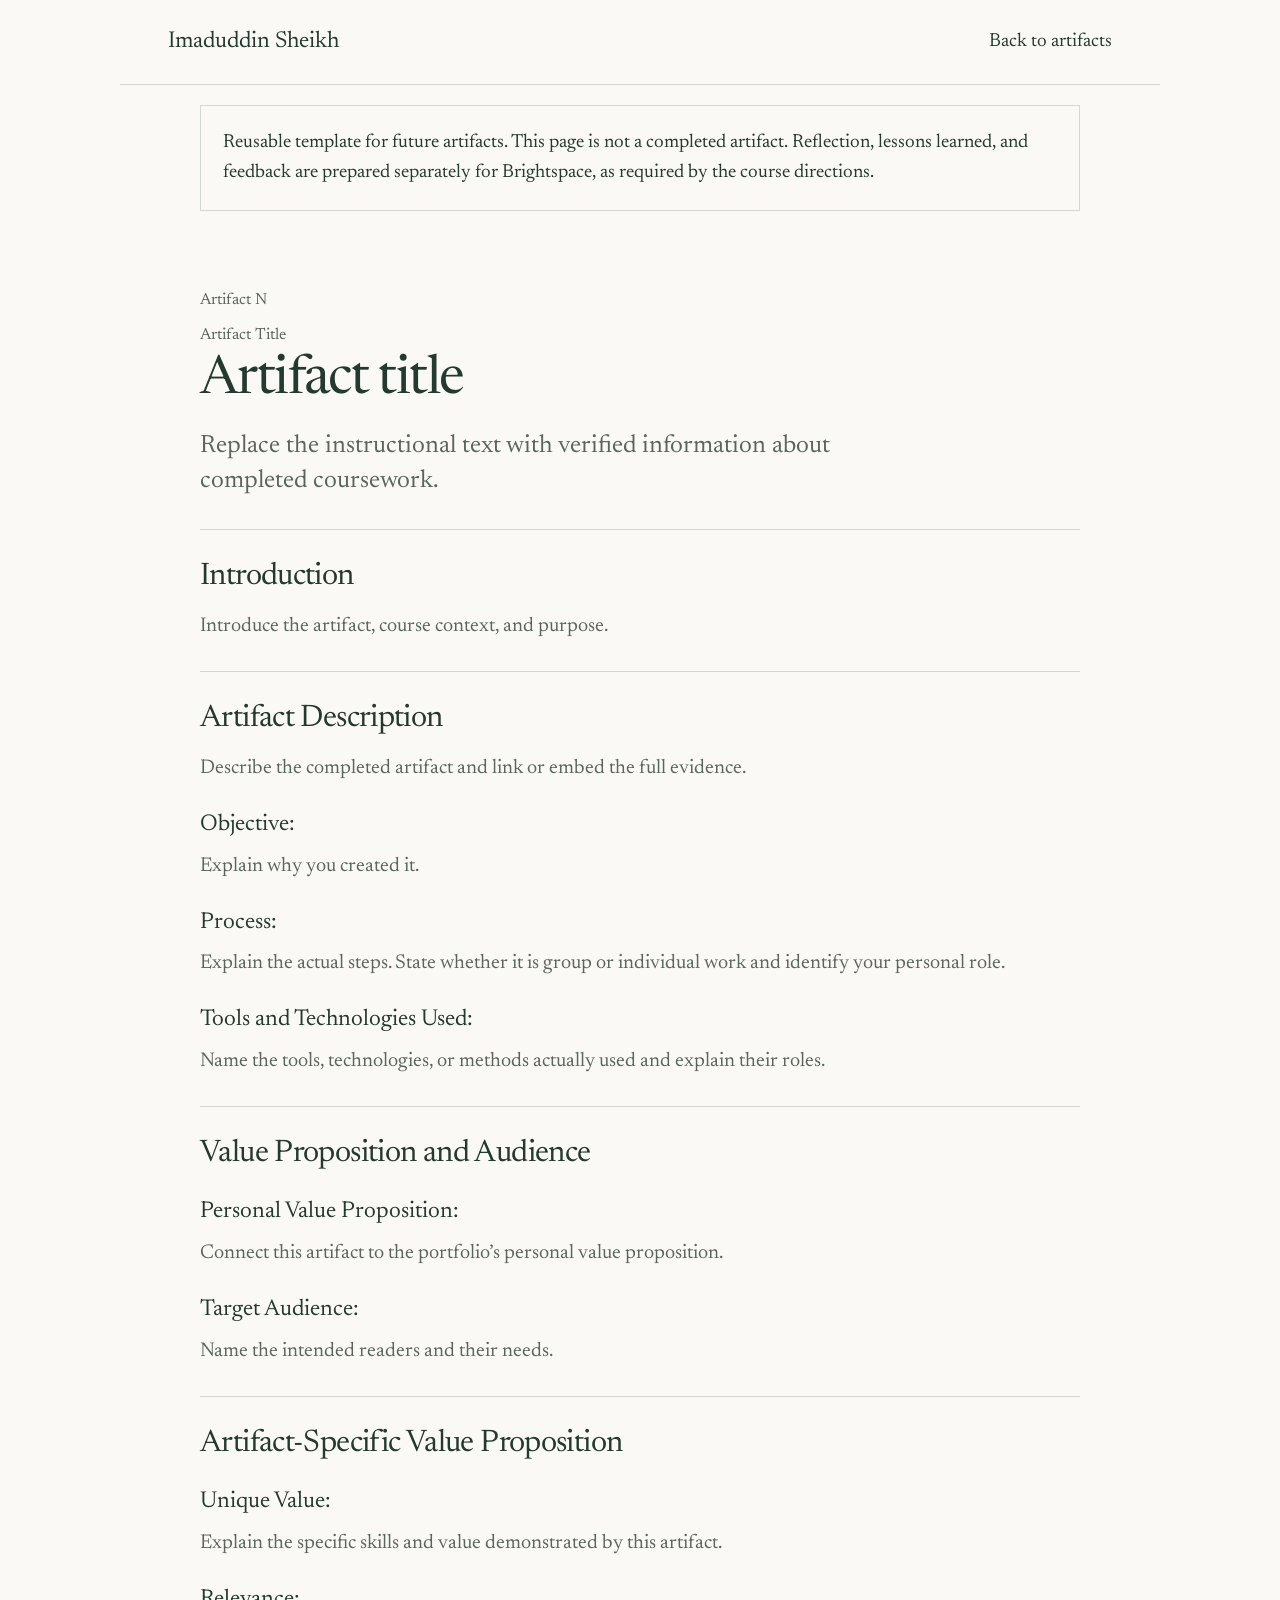
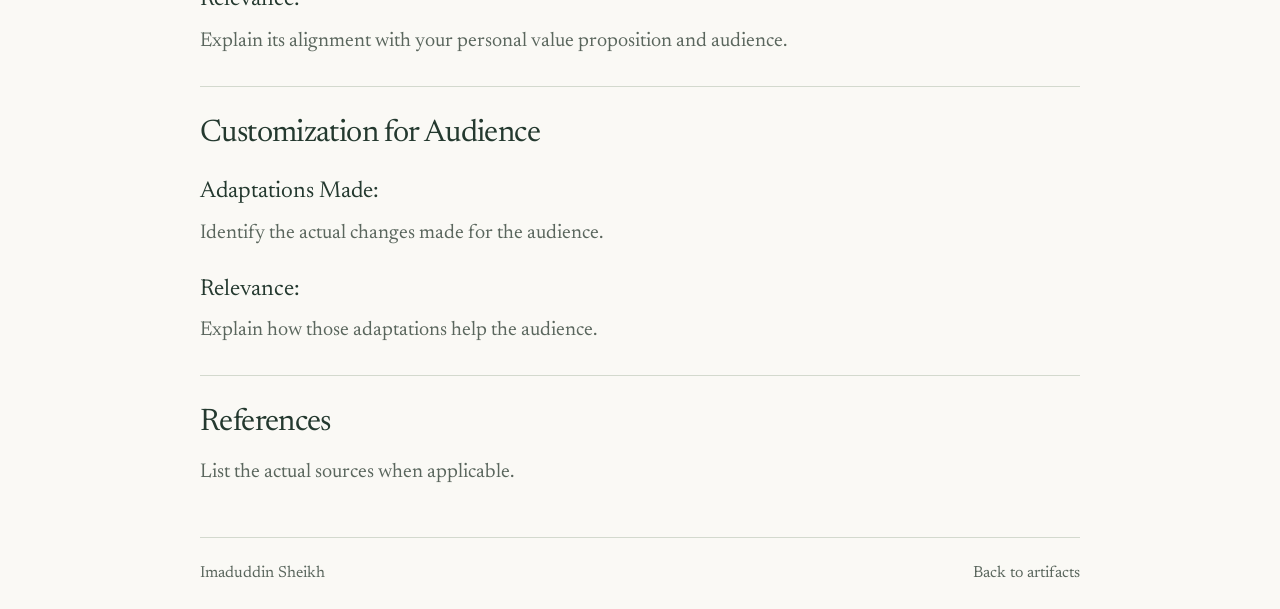
<file: artifact-template.html>
<!doctype html><html lang="en"><head><meta charset="utf-8"><meta name="viewport" content="width=device-width,initial-scale=1"><meta name="robots" content="noindex"><title>Artifact title — Imaduddin Sheikh</title><link rel="icon" href="assets/favicon.svg?v=20261027"><link rel="stylesheet" href="assets/styles.css"><link rel="stylesheet" href="assets/project.css"><link rel="stylesheet" href="assets/template-alignment.css"></head><body><a class="skip" href="#main">Skip to content</a><header class="detail-header"><a class="portfolio-name" href="index.html">Imaduddin Sheikh</a><a href="index.html#work">Back to artifacts</a></header><div class="detail-wrap"><main id="main"><p class="template-notice">Reusable template for future artifacts. This page is not a completed artifact. Reflection, lessons learned, and feedback are prepared separately for Brightspace, as required by the course directions.</p><div class="detail-hero"><p class="artifact-number">Artifact N</p><p class="field-label">Artifact Title</p><h1>Artifact title</h1><p class="artifact-summary">Replace the instructional text with verified information about completed coursework.</p></div><section class="detail-section"><h2>Introduction</h2>
<p class="template-copy">Introduce the artifact, course context, and purpose.</p>
</section>
<section class="detail-section"><h2>Artifact Description</h2>
<p class="template-copy">Describe the completed artifact and link or embed the full evidence.</p>
<h3>Objective:</h3>
<p class="template-copy">Explain why you created it.</p>
<h3>Process:</h3>
<p class="template-copy">Explain the actual steps. State whether it is group or individual work and identify your personal role.</p>
<h3>Tools and Technologies Used:</h3>
<p class="template-copy">Name the tools, technologies, or methods actually used and explain their roles.</p>
</section>
<section class="detail-section"><h2>Value Proposition and Audience</h2>
<h3>Personal Value Proposition:</h3>
<p class="template-copy">Connect this artifact to the portfolio’s personal value proposition.</p>
<h3>Target Audience:</h3>
<p class="template-copy">Name the intended readers and their needs.</p>
</section>
<section class="detail-section"><h2>Artifact-Specific Value Proposition</h2>
<h3>Unique Value:</h3>
<p class="template-copy">Explain the specific skills and value demonstrated by this artifact.</p>
<h3>Relevance:</h3>
<p class="template-copy">Explain its alignment with your personal value proposition and audience.</p>
</section>
<section class="detail-section"><h2>Customization for Audience</h2>
<h3>Adaptations Made:</h3>
<p class="template-copy">Identify the actual changes made for the audience.</p>
<h3>Relevance:</h3>
<p class="template-copy">Explain how those adaptations help the audience.</p>
</section>
<section class="detail-section"><h2>References</h2>
<p class="template-copy">List the actual sources when applicable.</p>
</section></main><footer class="detail-footer"><span>Imaduddin Sheikh</span><a href="index.html#work">Back to artifacts</a></footer></div></body></html>
</file>
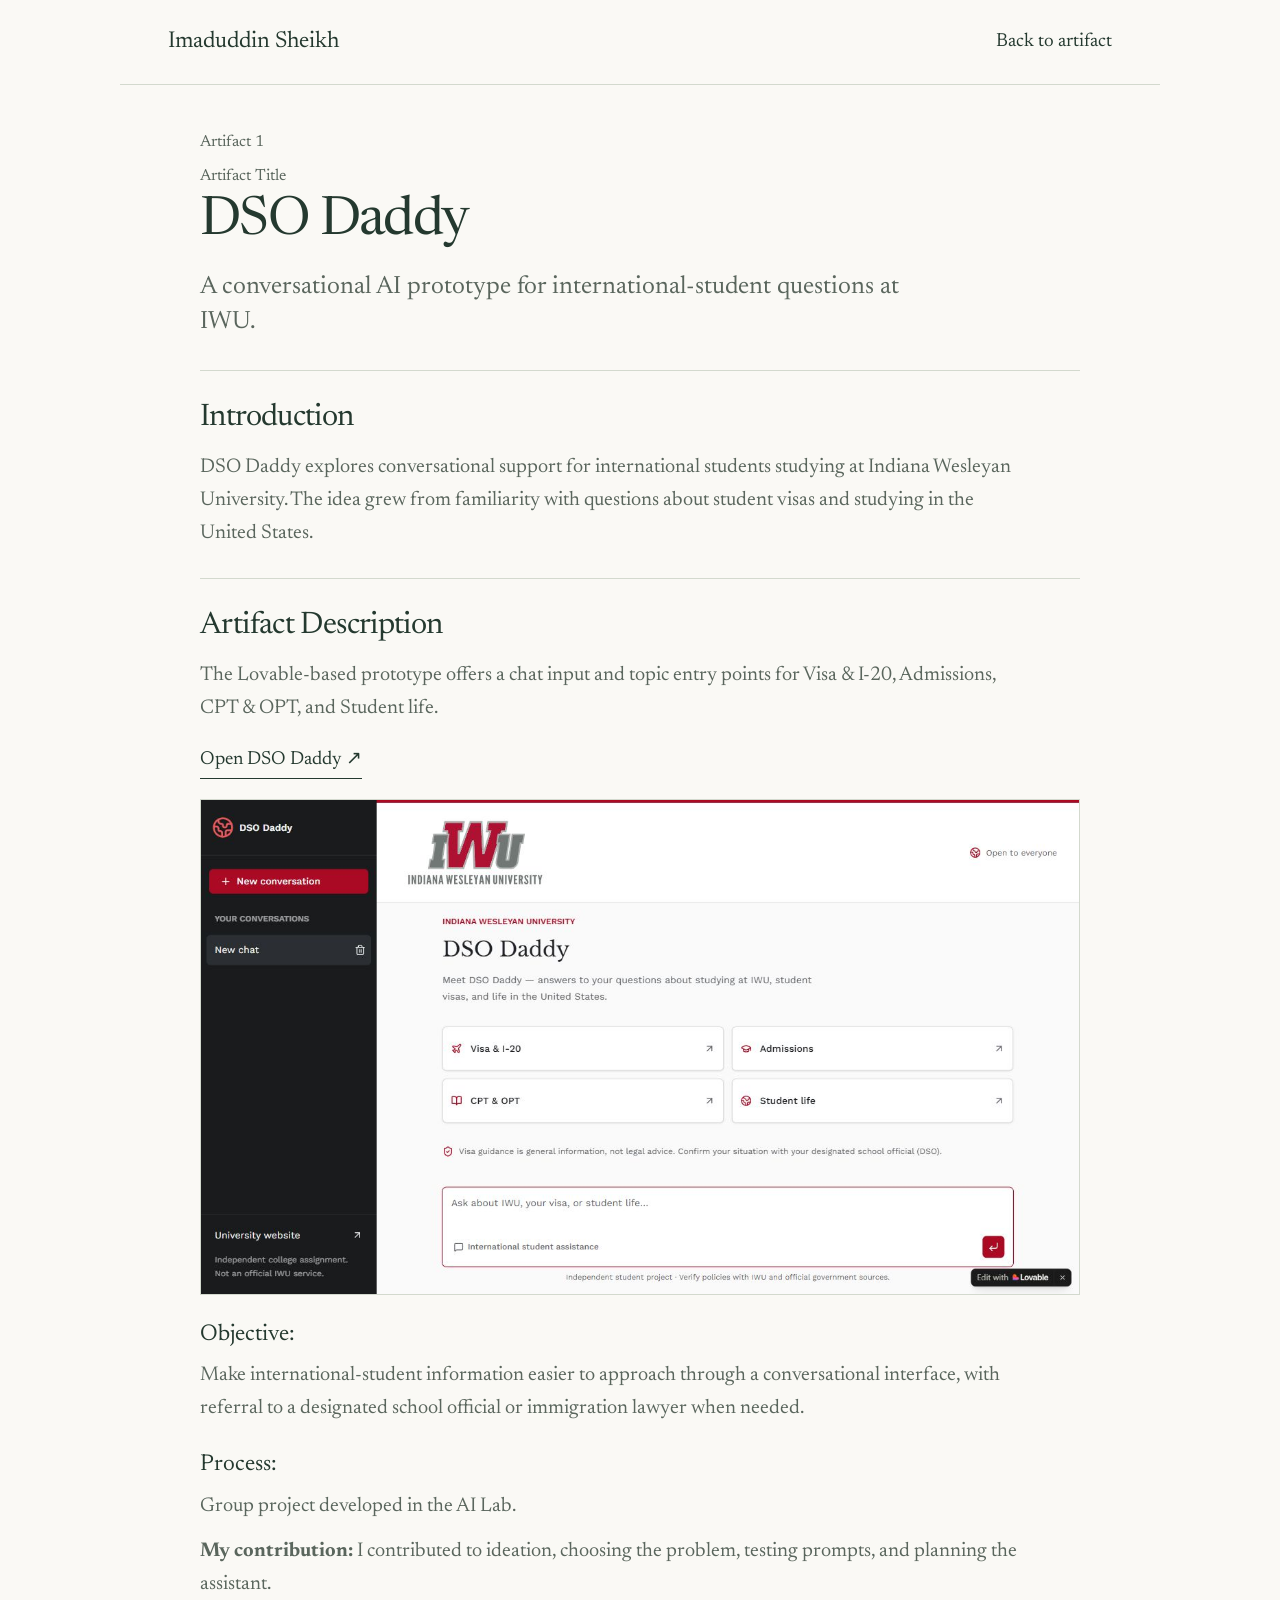
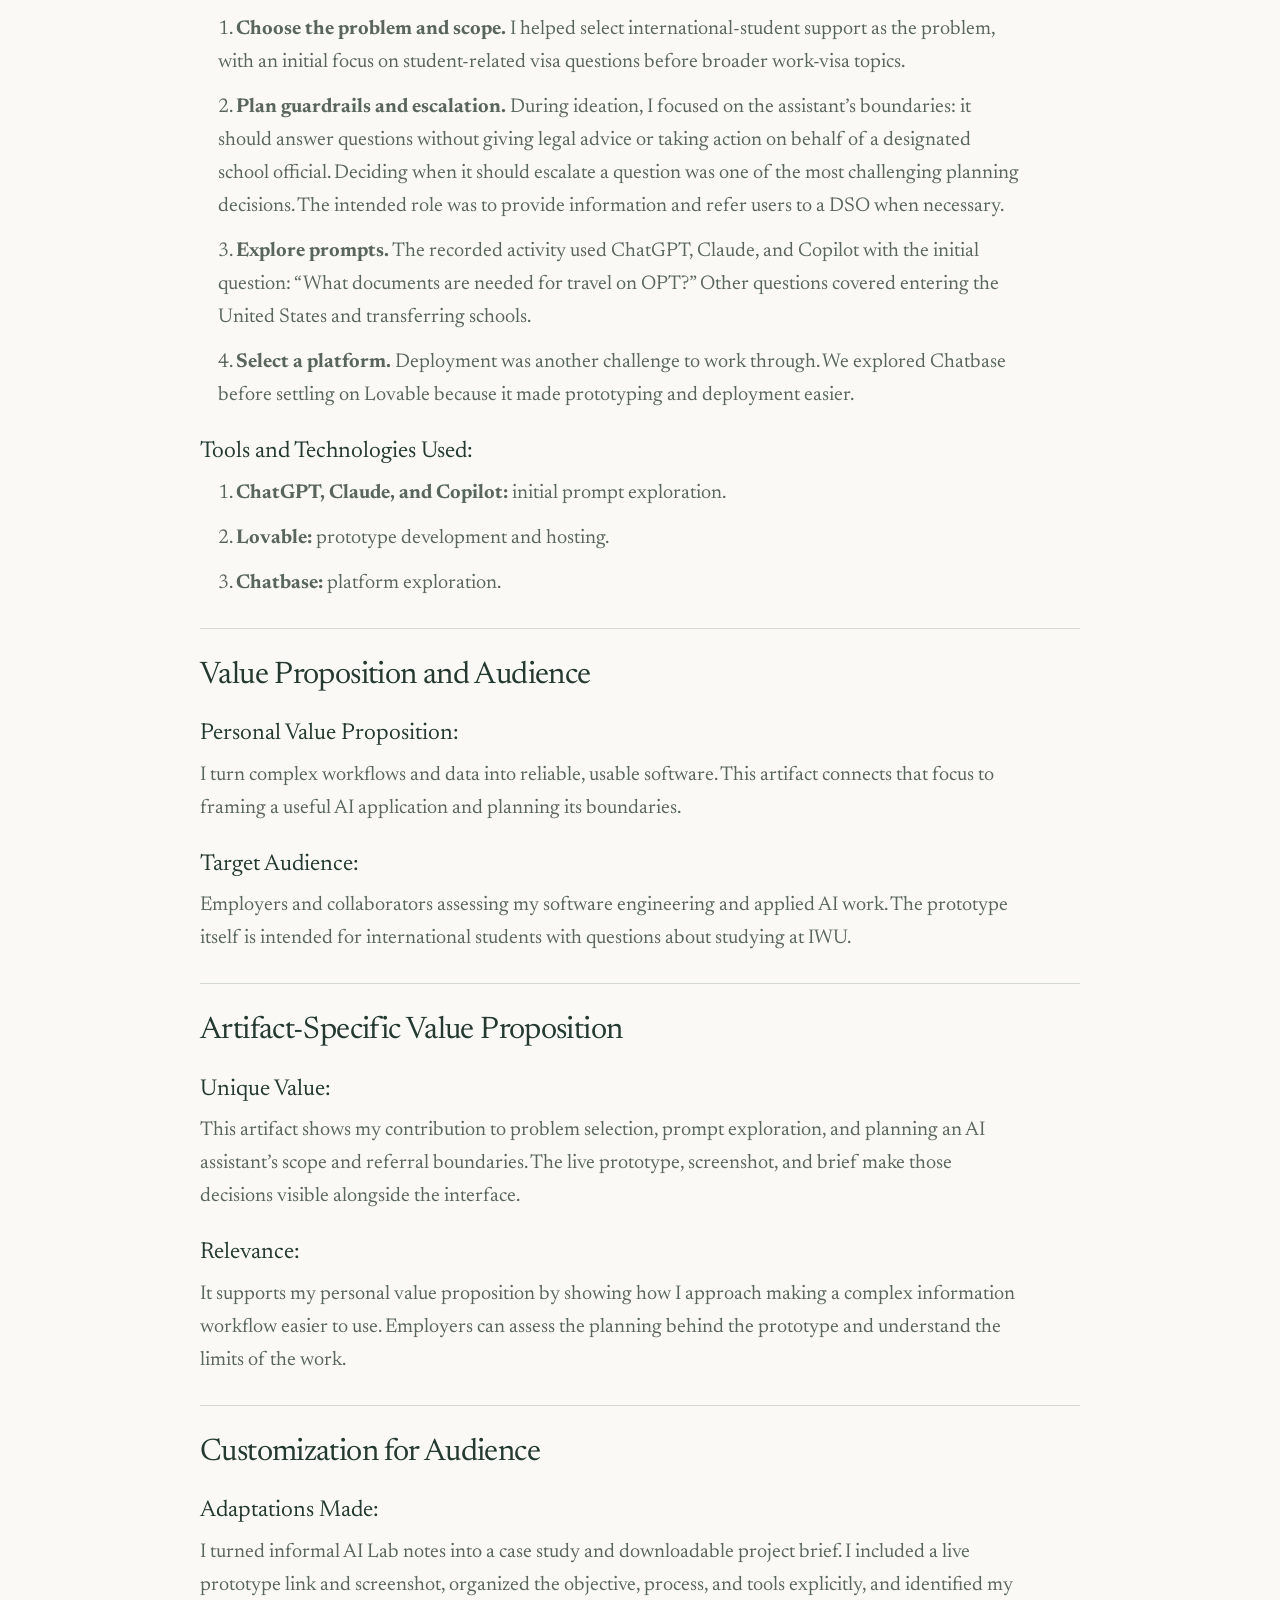
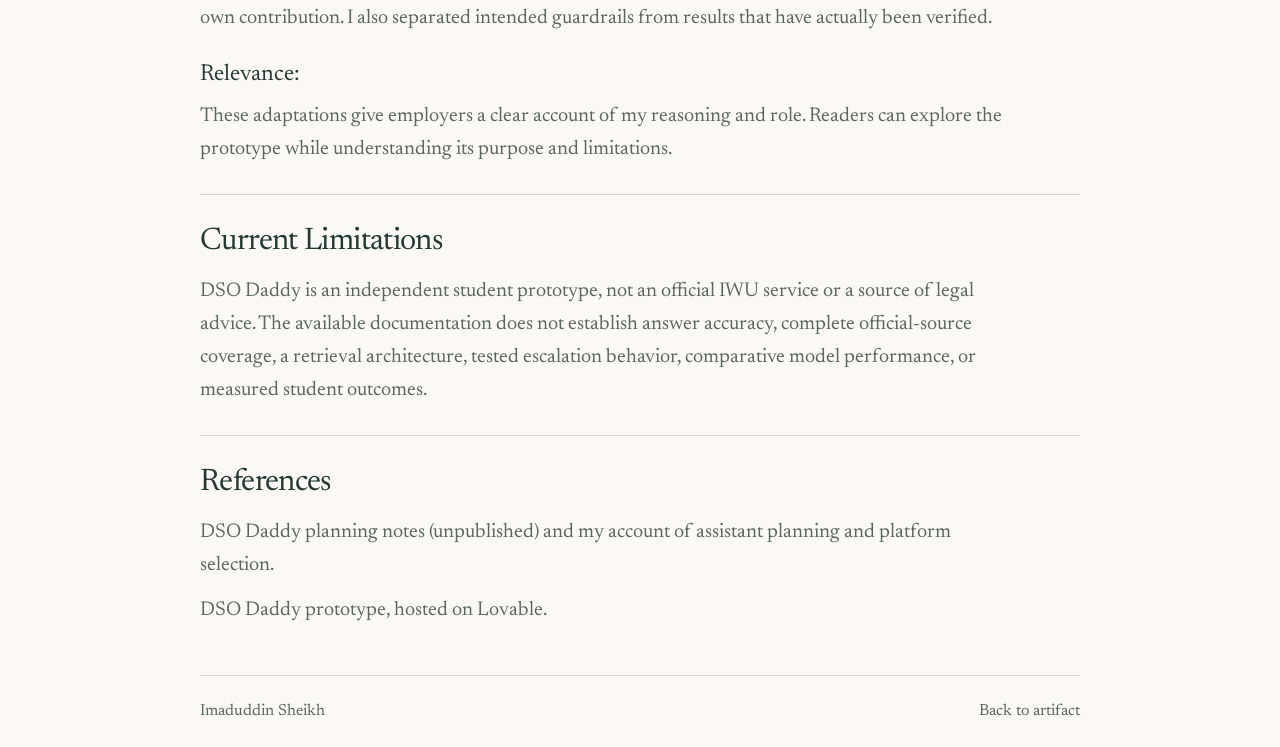
<file: international-student-assistant-brief.html>
<!doctype html><html lang="en"><head><meta charset="utf-8"><meta name="viewport" content="width=device-width,initial-scale=1"><title>DSO Daddy — Project Brief</title><link rel="icon" href="assets/favicon.svg?v=20261027"><link rel="stylesheet" href="assets/styles.css"><link rel="stylesheet" href="assets/project.css"><link rel="stylesheet" href="assets/template-alignment.css"></head><body><a class="skip" href="#main">Skip to content</a><header class="detail-header"><a class="portfolio-name" href="index.html">Imaduddin Sheikh</a><a href="international-student-assistant.html">Back to artifact</a></header><div class="detail-wrap"><main id="main"><div class="detail-hero"><p class="artifact-number">Artifact 1</p><p class="field-label">Artifact Title</p><h1>DSO Daddy</h1><p class="artifact-summary">A conversational AI prototype for international-student questions at IWU.</p></div><section class="detail-section"><h2>Introduction</h2>
<p class="template-copy">DSO Daddy explores conversational support for international students studying at Indiana Wesleyan University. The idea grew from familiarity with questions about student visas and studying in the United States.</p>
</section>
<section class="detail-section"><h2>Artifact Description</h2>
<p class="template-copy">The Lovable-based prototype offers a chat input and topic entry points for Visa &amp; I-20, Admissions, CPT &amp; OPT, and Student life.</p>
<div class="case-links"><a href="https://iwu-chatbot.lovable.app/" target="_blank" rel="noopener">Open DSO Daddy ↗</a></div>
<div class="deliverable-preview"><img src="assets/assistant-preview.png" alt="DSO Daddy interface with student-support topics and a chat input."></div>
<h3>Objective:</h3>
<p class="template-copy">Make international-student information easier to approach through a conversational interface, with referral to a designated school official or immigration lawyer when needed.</p>
<h3>Process:</h3>
<p class="template-copy">Group project developed in the AI Lab.</p>
<p class="template-copy"><strong>My contribution:</strong> I contributed to ideation, choosing the problem, testing prompts, and planning the assistant.</p>
<p class="template-copy process-step">1. <strong>Choose the problem and scope.</strong> I helped select international-student support as the problem, with an initial focus on student-related visa questions before broader work-visa topics.</p>
<p class="template-copy process-step">2. <strong>Plan guardrails and escalation.</strong> During ideation, I focused on the assistant’s boundaries: it should answer questions without giving legal advice or taking action on behalf of a designated school official. Deciding when it should escalate a question was one of the most challenging planning decisions. The intended role was to provide information and refer users to a DSO when necessary.</p>
<p class="template-copy process-step">3. <strong>Explore prompts.</strong> The recorded activity used ChatGPT, Claude, and Copilot with the initial question: “What documents are needed for travel on OPT?” Other questions covered entering the United States and transferring schools.</p>
<p class="template-copy process-step">4. <strong>Select a platform.</strong> Deployment was another challenge to work through. We explored Chatbase before settling on Lovable because it made prototyping and deployment easier.</p>
<h3>Tools and Technologies Used:</h3>
<p class="template-copy process-step">1. <strong>ChatGPT, Claude, and Copilot:</strong> initial prompt exploration.</p>
<p class="template-copy process-step">2. <strong>Lovable:</strong> prototype development and hosting.</p>
<p class="template-copy process-step">3. <strong>Chatbase:</strong> platform exploration.</p>
</section>
<section class="detail-section"><h2>Value Proposition and Audience</h2>
<h3>Personal Value Proposition:</h3>
<p class="template-copy">I turn complex workflows and data into reliable, usable software. This artifact connects that focus to framing a useful AI application and planning its boundaries.</p>
<h3>Target Audience:</h3>
<p class="template-copy">Employers and collaborators assessing my software engineering and applied AI work. The prototype itself is intended for international students with questions about studying at IWU.</p>
</section>
<section class="detail-section"><h2>Artifact-Specific Value Proposition</h2>
<h3>Unique Value:</h3>
<p class="template-copy">This artifact shows my contribution to problem selection, prompt exploration, and planning an AI assistant’s scope and referral boundaries. The live prototype, screenshot, and brief make those decisions visible alongside the interface.</p>
<h3>Relevance:</h3>
<p class="template-copy">It supports my personal value proposition by showing how I approach making a complex information workflow easier to use. Employers can assess the planning behind the prototype and understand the limits of the work.</p>
</section>
<section class="detail-section"><h2>Customization for Audience</h2>
<h3>Adaptations Made:</h3>
<p class="template-copy">I turned informal AI Lab notes into a case study and downloadable project brief. I included a live prototype link and screenshot, organized the objective, process, and tools explicitly, and identified my own contribution. I also separated intended guardrails from results that have actually been verified.</p>
<h3>Relevance:</h3>
<p class="template-copy">These adaptations give employers a clear account of my reasoning and role. Readers can explore the prototype while understanding its purpose and limitations.</p>
</section>
<section class="detail-section"><h2>Current Limitations</h2>
<p class="template-copy">DSO Daddy is an independent student prototype, not an official IWU service or a source of legal advice. The available documentation does not establish answer accuracy, complete official-source coverage, a retrieval architecture, tested escalation behavior, comparative model performance, or measured student outcomes.</p>
</section>
<section class="detail-section"><h2>References</h2>
<p class="template-copy">DSO Daddy planning notes (unpublished) and my account of assistant planning and platform selection.</p>
<p class="template-copy"><a href="https://iwu-chatbot.lovable.app/">DSO Daddy prototype, hosted on Lovable</a>.</p>
</section></main><footer class="detail-footer"><span>Imaduddin Sheikh</span><a href="international-student-assistant.html">Back to artifact</a></footer></div></body></html>
</file>
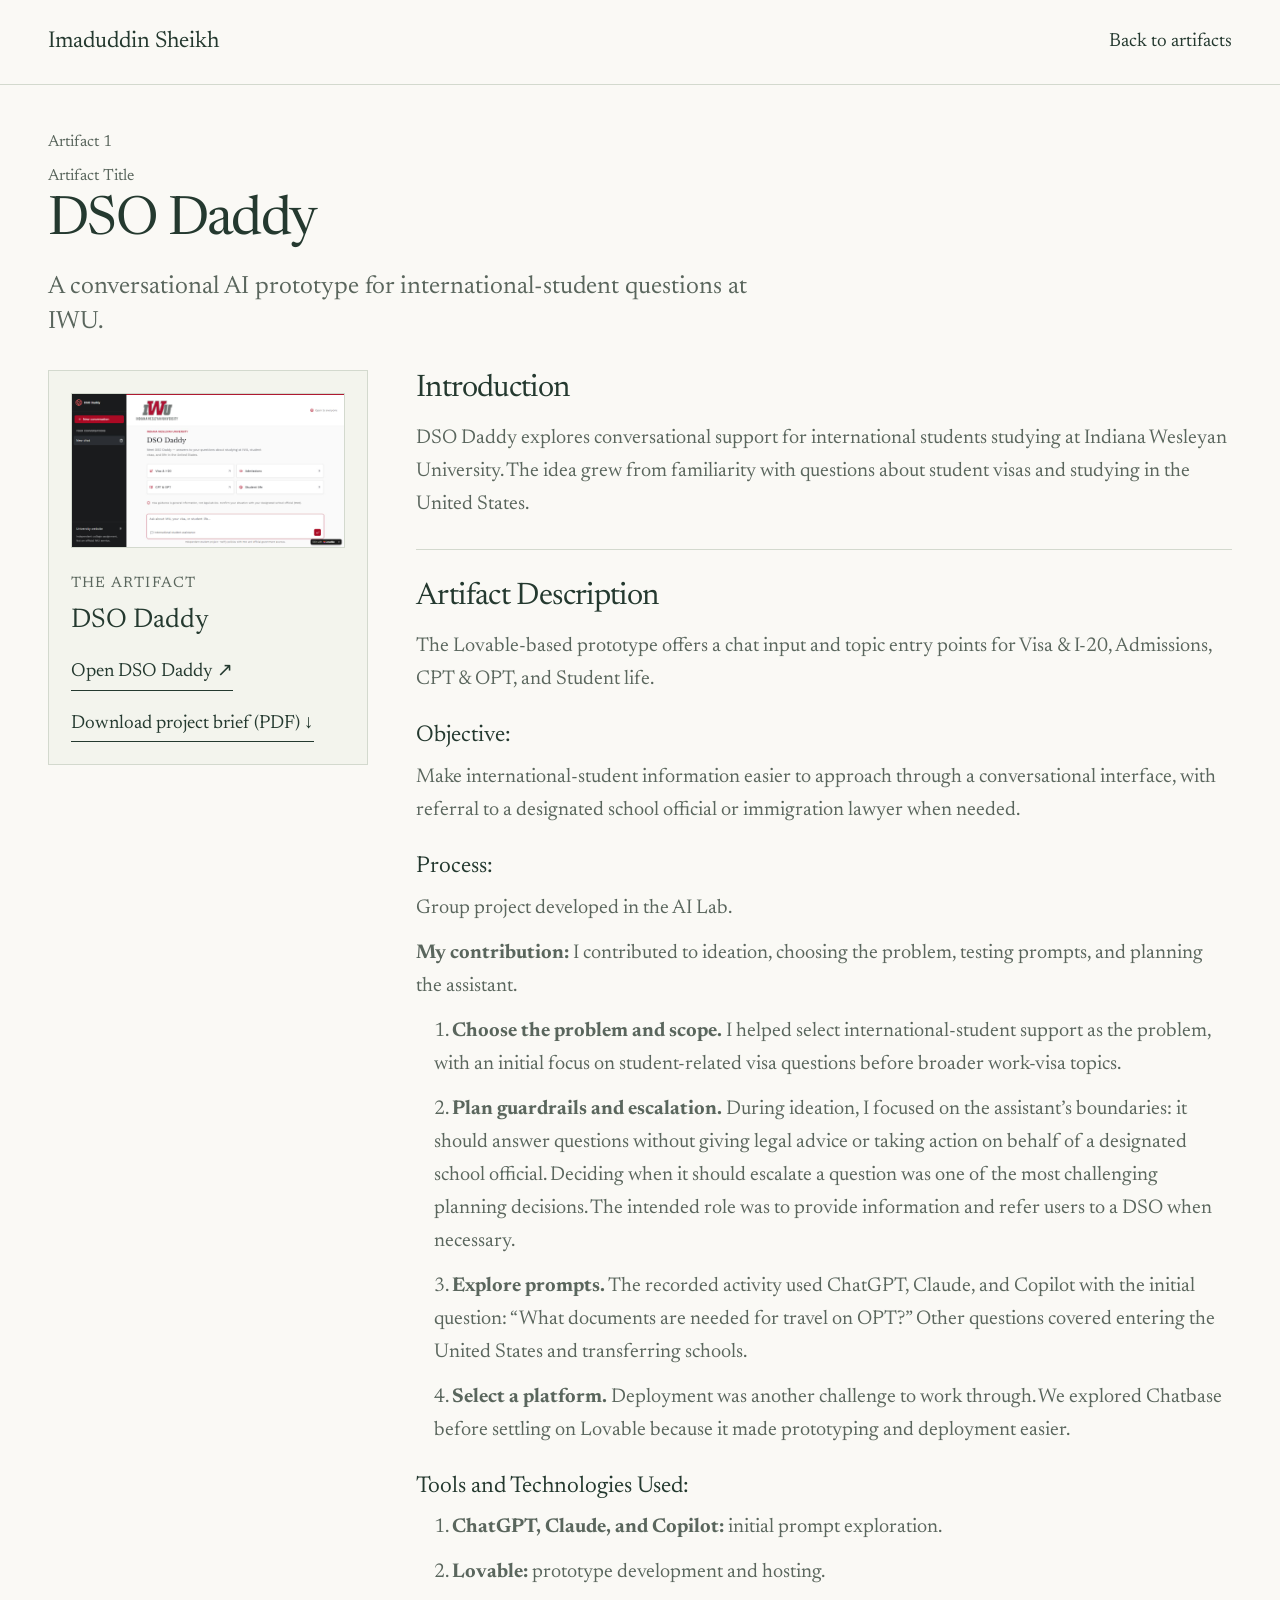
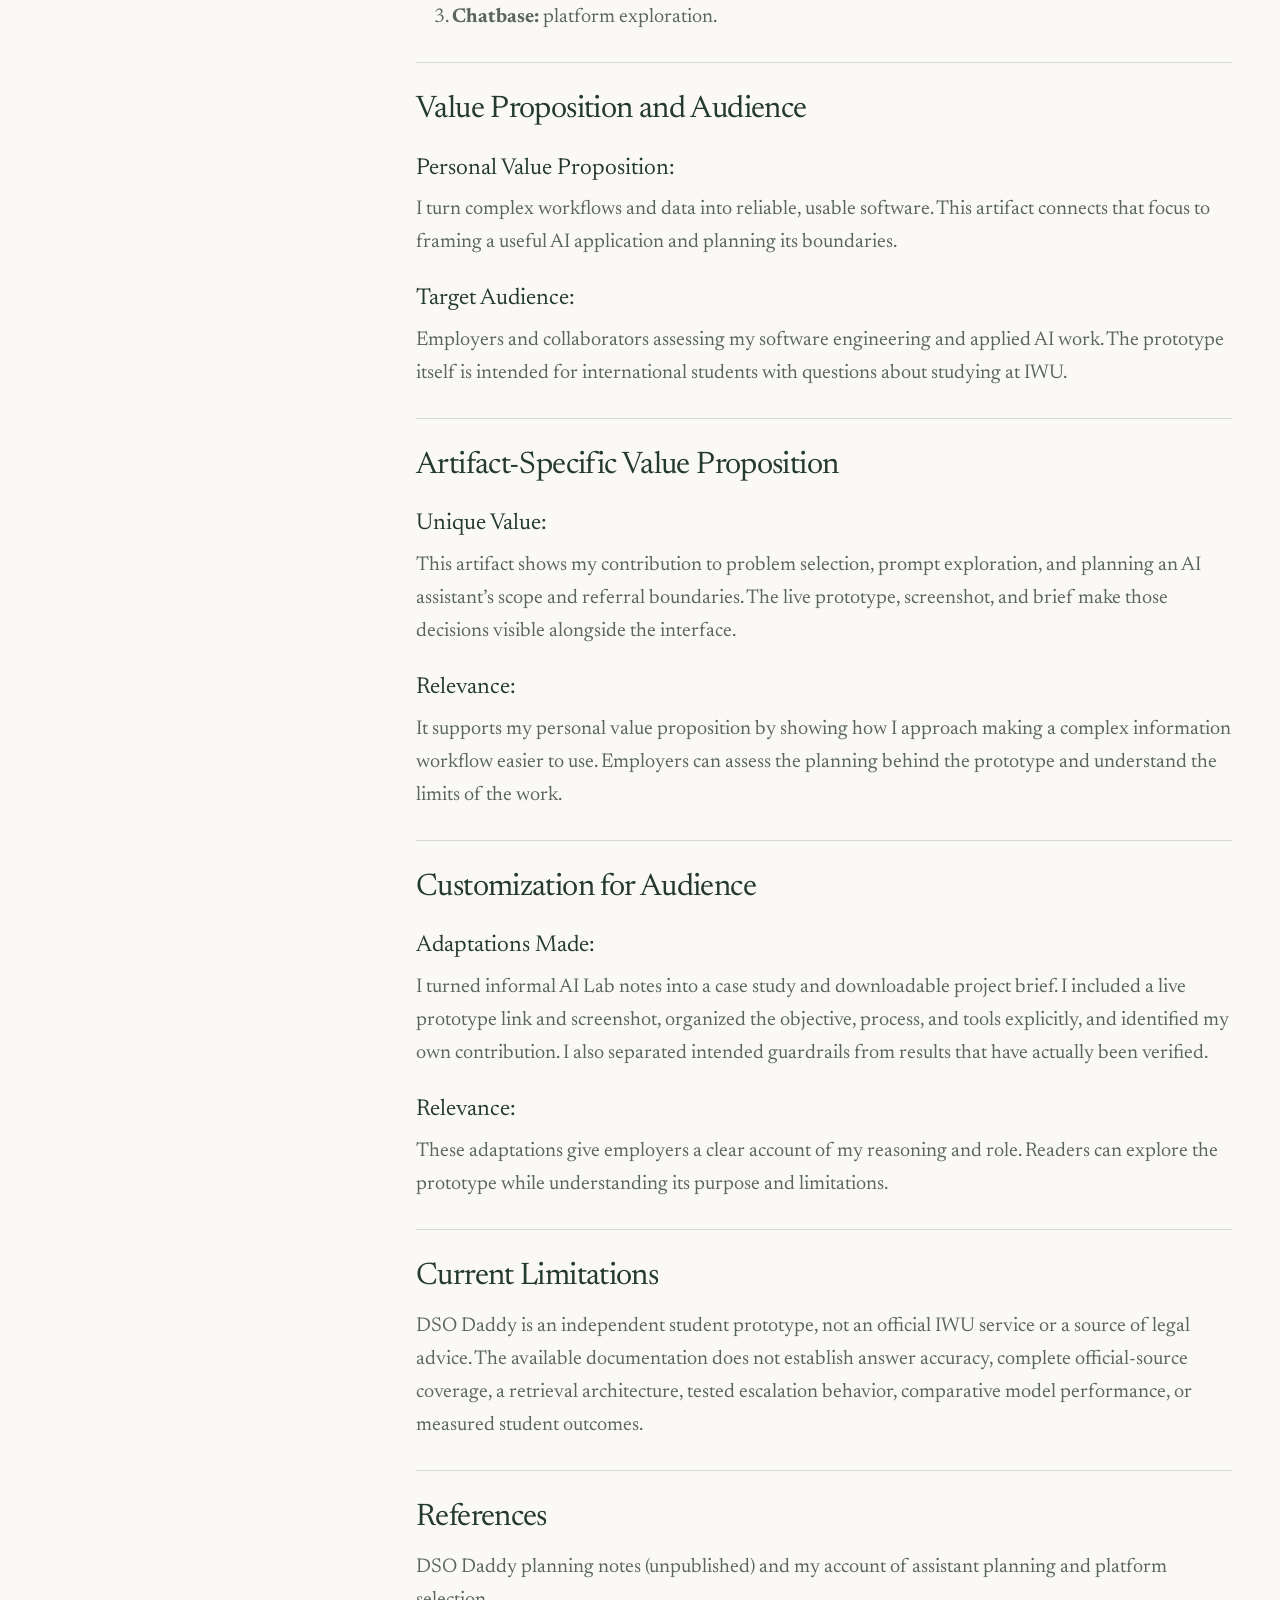
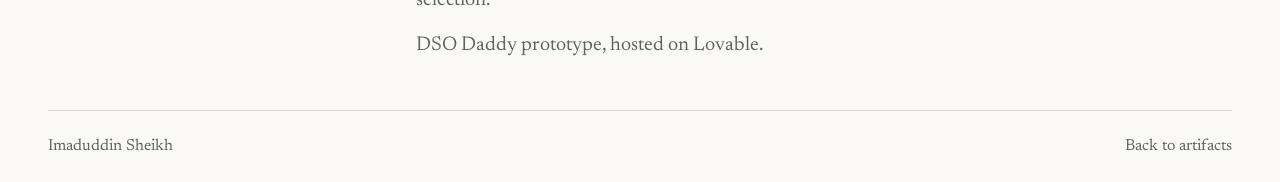
<file: international-student-assistant.html>
<!doctype html><html lang="en"><head><meta charset="utf-8"><meta name="viewport" content="width=device-width,initial-scale=1"><title>DSO Daddy — Imaduddin Sheikh</title><link rel="icon" href="assets/favicon.svg?v=20261027"><link rel="stylesheet" href="assets/styles.css"><link rel="stylesheet" href="assets/project.css"><link rel="stylesheet" href="assets/template-alignment.css"><style>.detail-header{max-width:1280px}.detail-wrap{max-width:1280px}.detail-hero{max-width:1050px}.artifact-layout{display:grid;grid-template-columns:minmax(250px,320px) minmax(0,1fr);gap:48px;align-items:start}.artifact-details{min-width:0}.artifact-resource{position:sticky;top:24px}.resource-card{border:1px solid var(--rule);padding:22px;background:#f3f4ed}.resource-card img{display:block;width:100%;height:auto;border:1px solid var(--rule)}.resource-label{font-size:15px;text-transform:uppercase;letter-spacing:.08em;margin:24px 0 10px;color:var(--muted)}.resource-card h2{font-size:27px;font-weight:400;line-height:1.2;margin:0 0 14px}.resource-description{font-size:18px;line-height:1.5;color:var(--muted)}.resource-card .case-links{display:flex;flex-direction:column;align-items:flex-start;gap:18px;margin-bottom:0}.resource-card a{overflow-wrap:anywhere}.artifact-details .detail-section:first-child{padding-top:0;border-top:0}.artifact-details .comparison{margin:24px 0}.artifact-details .comparison table{font-size:17px}.artifact-details .comparison td,.artifact-details .comparison th{padding:12px}@media(max-width:950px){.artifact-layout{grid-template-columns:1fr;gap:36px}.artifact-resource{position:static}.resource-card{display:grid;grid-template-columns:minmax(180px,1fr) 1fr;gap:0 26px}.resource-card>a{grid-row:1/5}.resource-label{margin-top:0}}@media(max-width:600px){.resource-card{display:block}.resource-label{margin-top:22px}.artifact-details .comparison table{min-width:600px}}.resource-card>img{grid-row:1/5}.detail-section a{overflow-wrap:anywhere}:focus-visible{outline:3px solid #526b45;outline-offset:4px}</style></head><body><a class="skip" href="#main">Skip to content</a><header class="detail-header"><a class="portfolio-name" href="index.html">Imaduddin Sheikh</a><a href="index.html#work">Back to artifacts</a></header><div class="detail-wrap"><main id="main"><div class="detail-hero"><p class="artifact-number">Artifact 1</p><p class="field-label">Artifact Title</p><h1>DSO Daddy</h1><p class="artifact-summary">A conversational AI prototype for international-student questions at IWU.</p></div><div class="artifact-layout"><aside class="artifact-resource" aria-label="Artifact and supporting work"><div class="resource-card"><img src="assets/assistant-preview.png" alt="DSO Daddy interface with student-support topics and a chat input."><p class="resource-label">The artifact</p><h2>DSO Daddy</h2><div class="case-links"><a href="https://iwu-chatbot.lovable.app/" target="_blank" rel="noopener">Open DSO Daddy ↗</a><a href="assets/international-student-assistant-brief.pdf?v=20261102-template" download>Download project brief (PDF) ↓</a></div></div></aside><div class="artifact-details"><section class="detail-section"><h2>Introduction</h2>
<p class="template-copy">DSO Daddy explores conversational support for international students studying at Indiana Wesleyan University. The idea grew from familiarity with questions about student visas and studying in the United States.</p>
</section>
<section class="detail-section"><h2>Artifact Description</h2>
<p class="template-copy">The Lovable-based prototype offers a chat input and topic entry points for Visa &amp; I-20, Admissions, CPT &amp; OPT, and Student life.</p>


<h3>Objective:</h3>
<p class="template-copy">Make international-student information easier to approach through a conversational interface, with referral to a designated school official or immigration lawyer when needed.</p>
<h3>Process:</h3>
<p class="template-copy">Group project developed in the AI Lab.</p>
<p class="template-copy"><strong>My contribution:</strong> I contributed to ideation, choosing the problem, testing prompts, and planning the assistant.</p>
<p class="template-copy process-step">1. <strong>Choose the problem and scope.</strong> I helped select international-student support as the problem, with an initial focus on student-related visa questions before broader work-visa topics.</p>
<p class="template-copy process-step">2. <strong>Plan guardrails and escalation.</strong> During ideation, I focused on the assistant’s boundaries: it should answer questions without giving legal advice or taking action on behalf of a designated school official. Deciding when it should escalate a question was one of the most challenging planning decisions. The intended role was to provide information and refer users to a DSO when necessary.</p>
<p class="template-copy process-step">3. <strong>Explore prompts.</strong> The recorded activity used ChatGPT, Claude, and Copilot with the initial question: “What documents are needed for travel on OPT?” Other questions covered entering the United States and transferring schools.</p>
<p class="template-copy process-step">4. <strong>Select a platform.</strong> Deployment was another challenge to work through. We explored Chatbase before settling on Lovable because it made prototyping and deployment easier.</p>
<h3>Tools and Technologies Used:</h3>
<p class="template-copy process-step">1. <strong>ChatGPT, Claude, and Copilot:</strong> initial prompt exploration.</p>
<p class="template-copy process-step">2. <strong>Lovable:</strong> prototype development and hosting.</p>
<p class="template-copy process-step">3. <strong>Chatbase:</strong> platform exploration.</p>
</section>
<section class="detail-section"><h2>Value Proposition and Audience</h2>
<h3>Personal Value Proposition:</h3>
<p class="template-copy">I turn complex workflows and data into reliable, usable software. This artifact connects that focus to framing a useful AI application and planning its boundaries.</p>
<h3>Target Audience:</h3>
<p class="template-copy">Employers and collaborators assessing my software engineering and applied AI work. The prototype itself is intended for international students with questions about studying at IWU.</p>
</section>
<section class="detail-section"><h2>Artifact-Specific Value Proposition</h2>
<h3>Unique Value:</h3>
<p class="template-copy">This artifact shows my contribution to problem selection, prompt exploration, and planning an AI assistant’s scope and referral boundaries. The live prototype, screenshot, and brief make those decisions visible alongside the interface.</p>
<h3>Relevance:</h3>
<p class="template-copy">It supports my personal value proposition by showing how I approach making a complex information workflow easier to use. Employers can assess the planning behind the prototype and understand the limits of the work.</p>
</section>
<section class="detail-section"><h2>Customization for Audience</h2>
<h3>Adaptations Made:</h3>
<p class="template-copy">I turned informal AI Lab notes into a case study and downloadable project brief. I included a live prototype link and screenshot, organized the objective, process, and tools explicitly, and identified my own contribution. I also separated intended guardrails from results that have actually been verified.</p>
<h3>Relevance:</h3>
<p class="template-copy">These adaptations give employers a clear account of my reasoning and role. Readers can explore the prototype while understanding its purpose and limitations.</p>
</section>
<section class="detail-section"><h2>Current Limitations</h2>
<p class="template-copy">DSO Daddy is an independent student prototype, not an official IWU service or a source of legal advice. The available documentation does not establish answer accuracy, complete official-source coverage, a retrieval architecture, tested escalation behavior, comparative model performance, or measured student outcomes.</p>
</section>
<section class="detail-section"><h2>References</h2>
<p class="template-copy">DSO Daddy planning notes (unpublished) and my account of assistant planning and platform selection.</p>
<p class="template-copy"><a href="https://iwu-chatbot.lovable.app/">DSO Daddy prototype, hosted on Lovable</a>.</p>
</section></div></div></main><footer class="detail-footer"><span>Imaduddin Sheikh</span><a href="index.html#work">Back to artifacts</a></footer></div></body></html>
</file>
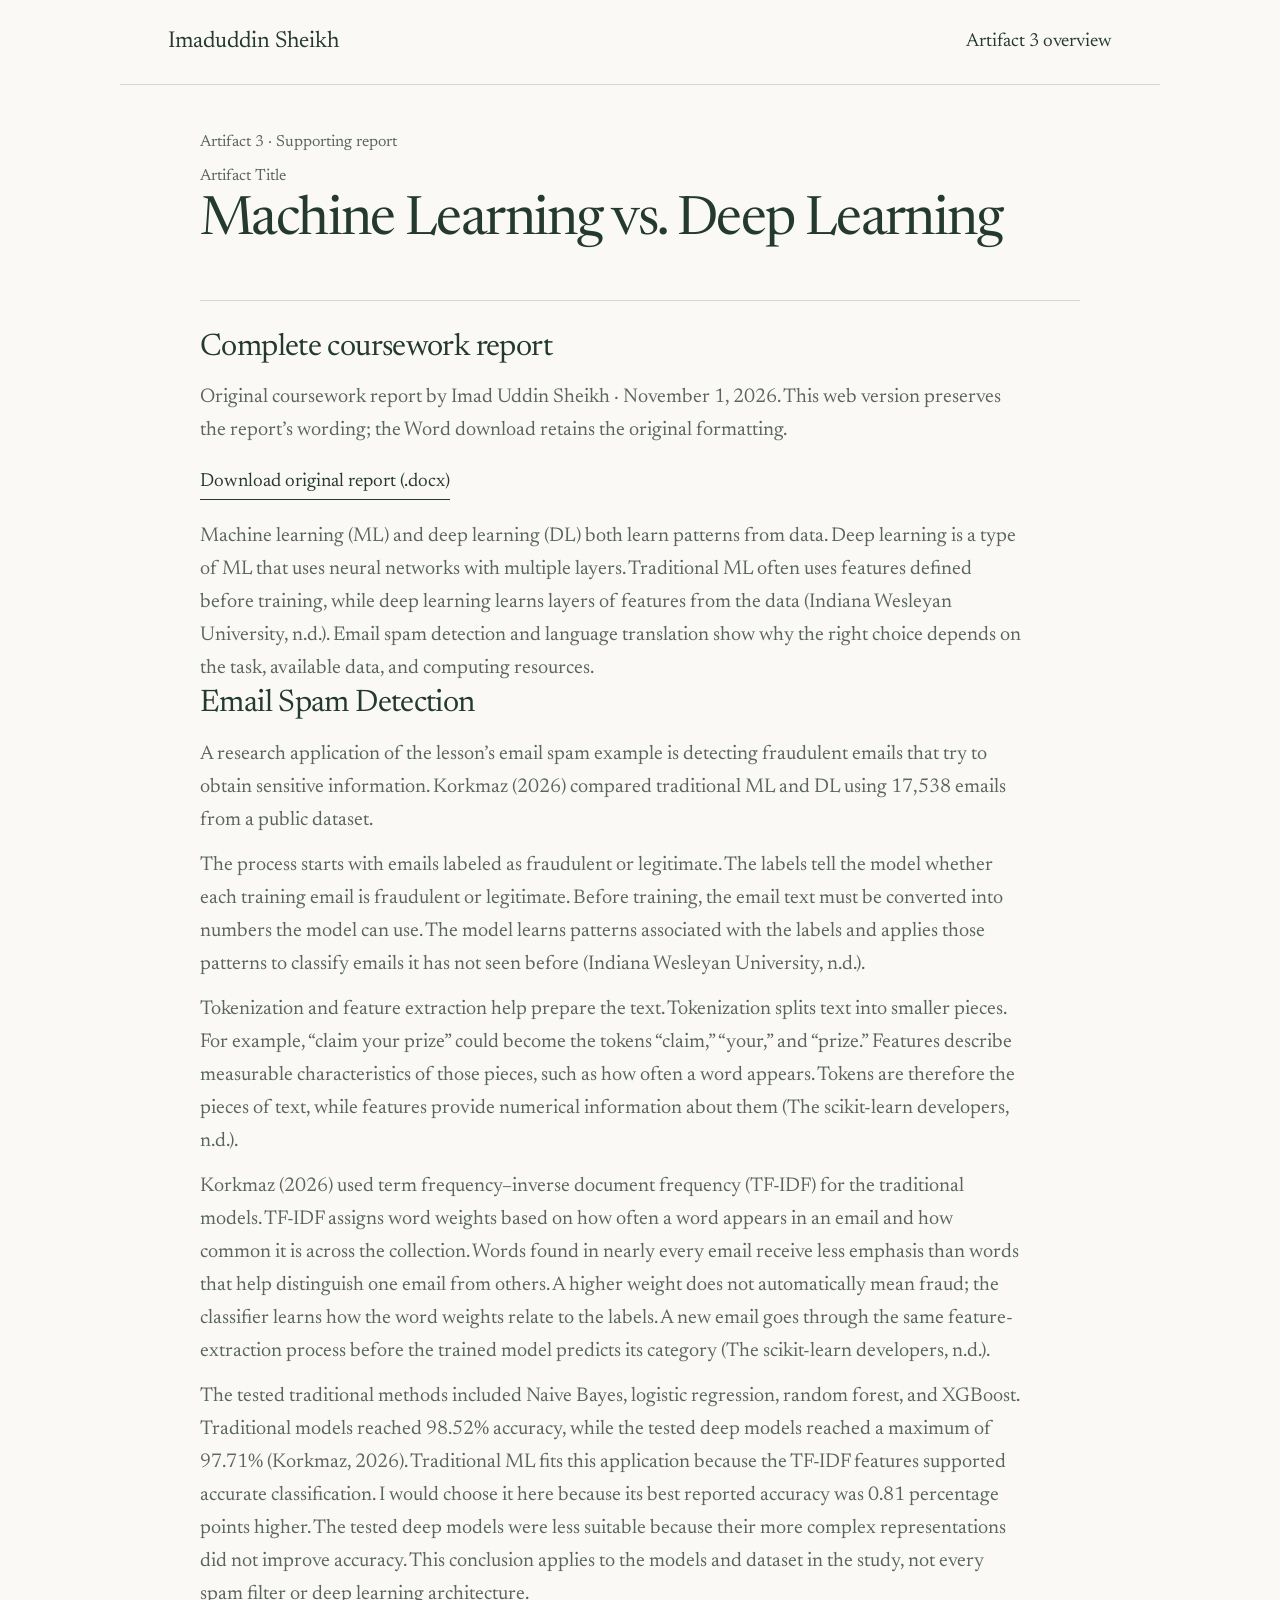
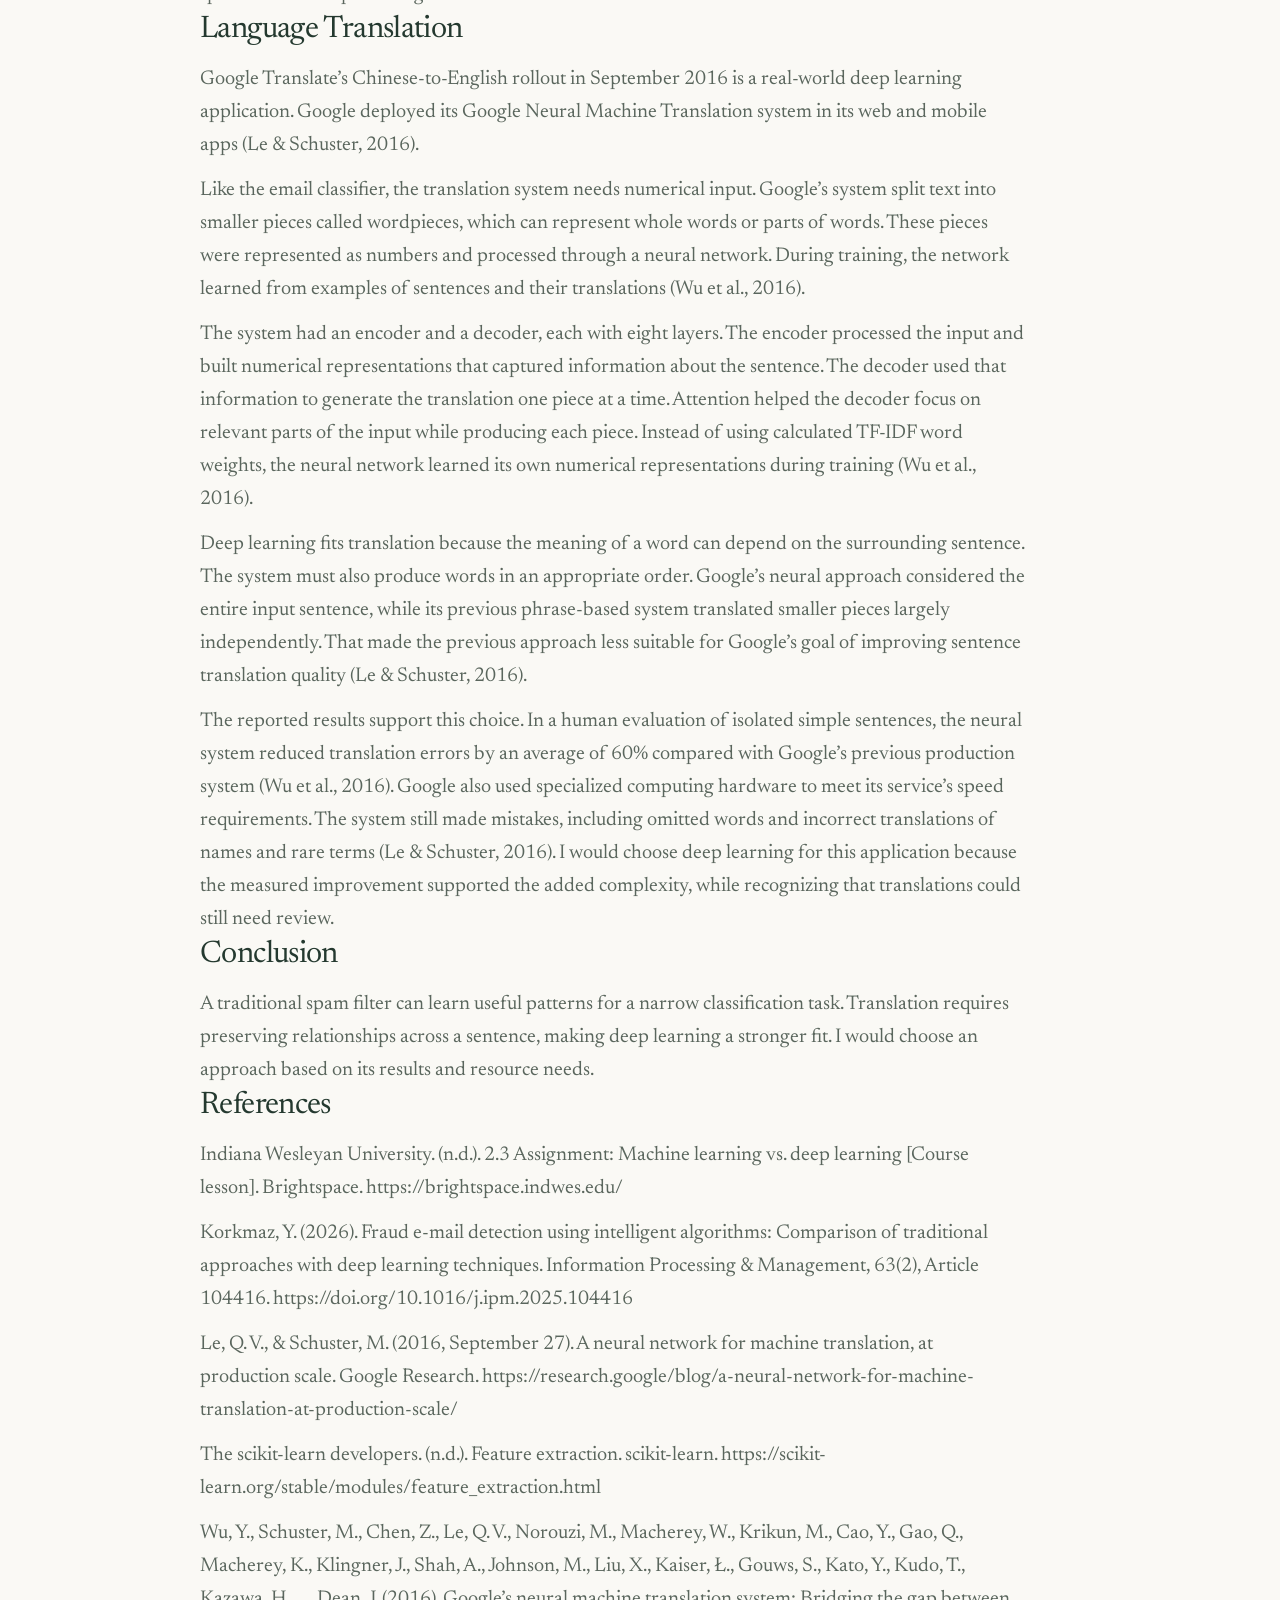
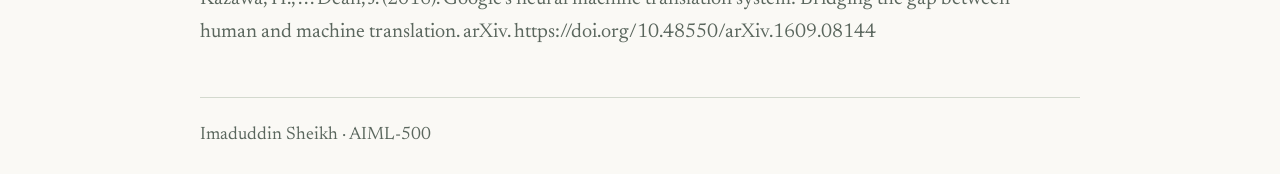
<file: machine-learning-vs-deep-learning-report.html>
<!doctype html><html lang="en"><head><meta charset="utf-8"><meta name="viewport" content="width=device-width,initial-scale=1"><title>Machine Learning vs. Deep Learning — Imaduddin Sheikh</title><link rel="icon" href="assets/favicon.svg"><link rel="stylesheet" href="assets/styles.css"><link rel="stylesheet" href="assets/project.css"><link rel="stylesheet" href="assets/template-alignment.css"><style>.preview-bar{padding:12px 24px;text-align:center;background:#e9eee7;color:#24392f;font-size:17px}.comparison{overflow-x:auto;margin:25px 0}.comparison table{border-collapse:collapse;width:100%;font-size:18px;line-height:1.5}.comparison th,.comparison td{padding:14px;text-align:left;border:1px solid var(--rule);vertical-align:top}.comparison th{background:#e9eee7}.detail-section a{overflow-wrap:anywhere}.detail-footer{padding:24px 0;font-size:18px}.detail-section li{margin-bottom:10px}@media(max-width:600px){.comparison table{min-width:600px}}:focus-visible{outline:3px solid #526b45;outline-offset:4px}</style></head><body><a class="skip" href="#main">Skip to content</a><header class="detail-header"><a class="portfolio-name" href="https://isheikh8492.github.io/">Imaduddin Sheikh</a><a href="machine-learning-vs-deep-learning.html">Artifact 3 overview</a></header><div class="detail-wrap"><main id="main"><div class="detail-hero"><p class="artifact-number">Artifact 3 · Supporting report</p><p class="field-label">Artifact Title</p><h1>Machine Learning vs. Deep Learning</h1></div><section class="detail-section"><h2>Complete coursework report</h2><p class="template-copy">Original coursework report by Imad Uddin Sheikh · November 1, 2026. This web version preserves the report’s wording; the Word download retains the original formatting.</p><div class="case-links"><a download href="assets/Artifact-3-Machine-Learning-vs-Deep-Learning.docx">Download original report (.docx)</a></div><p class="template-copy">Machine learning (ML) and deep learning (DL) both learn patterns from data. Deep learning is a type of ML that uses neural networks with multiple layers. Traditional ML often uses features defined before training, while deep learning learns layers of features from the data (Indiana Wesleyan University, n.d.). Email spam detection and language translation show why the right choice depends on the task, available data, and computing resources.</p><h2>Email Spam Detection</h2><p class="template-copy">A research application of the lesson’s email spam example is detecting fraudulent emails that try to obtain sensitive information. Korkmaz (2026) compared traditional ML and DL using 17,538 emails from a public dataset.</p><p class="template-copy">The process starts with emails labeled as fraudulent or legitimate. The labels tell the model whether each training email is fraudulent or legitimate. Before training, the email text must be converted into numbers the model can use. The model learns patterns associated with the labels and applies those patterns to classify emails it has not seen before (Indiana Wesleyan University, n.d.).</p><p class="template-copy">Tokenization and feature extraction help prepare the text. Tokenization splits text into smaller pieces. For example, “claim your prize” could become the tokens “claim,” “your,” and “prize.” Features describe measurable characteristics of those pieces, such as how often a word appears. Tokens are therefore the pieces of text, while features provide numerical information about them (The scikit-learn developers, n.d.).</p><p class="template-copy">Korkmaz (2026) used term frequency–inverse document frequency (TF-IDF) for the traditional models. TF-IDF assigns word weights based on how often a word appears in an email and how common it is across the collection. Words found in nearly every email receive less emphasis than words that help distinguish one email from others. A higher weight does not automatically mean fraud; the classifier learns how the word weights relate to the labels. A new email goes through the same feature-extraction process before the trained model predicts its category (The scikit-learn developers, n.d.).</p><p class="template-copy">The tested traditional methods included Naive Bayes, logistic regression, random forest, and XGBoost. Traditional models reached 98.52% accuracy, while the tested deep models reached a maximum of 97.71% (Korkmaz, 2026). Traditional ML fits this application because the TF-IDF features supported accurate classification. I would choose it here because its best reported accuracy was 0.81 percentage points higher. The tested deep models were less suitable because their more complex representations did not improve accuracy. This conclusion applies to the models and dataset in the study, not every spam filter or deep learning architecture.</p><h2>Language Translation</h2><p class="template-copy">Google Translate’s Chinese-to-English rollout in September 2016 is a real-world deep learning application. Google deployed its Google Neural Machine Translation system in its web and mobile apps (Le &amp; Schuster, 2016).</p><p class="template-copy">Like the email classifier, the translation system needs numerical input. Google’s system split text into smaller pieces called wordpieces, which can represent whole words or parts of words. These pieces were represented as numbers and processed through a neural network. During training, the network learned from examples of sentences and their translations (Wu et al., 2016).</p><p class="template-copy">The system had an encoder and a decoder, each with eight layers. The encoder processed the input and built numerical representations that captured information about the sentence. The decoder used that information to generate the translation one piece at a time. Attention helped the decoder focus on relevant parts of the input while producing each piece. Instead of using calculated TF-IDF word weights, the neural network learned its own numerical representations during training (Wu et al., 2016).</p><p class="template-copy">Deep learning fits translation because the meaning of a word can depend on the surrounding sentence. The system must also produce words in an appropriate order. Google’s neural approach considered the entire input sentence, while its previous phrase-based system translated smaller pieces largely independently. That made the previous approach less suitable for Google’s goal of improving sentence translation quality (Le &amp; Schuster, 2016).</p><p class="template-copy">The reported results support this choice. In a human evaluation of isolated simple sentences, the neural system reduced translation errors by an average of 60% compared with Google’s previous production system (Wu et al., 2016). Google also used specialized computing hardware to meet its service’s speed requirements. The system still made mistakes, including omitted words and incorrect translations of names and rare terms (Le &amp; Schuster, 2016). I would choose deep learning for this application because the measured improvement supported the added complexity, while recognizing that translations could still need review.</p><h2>Conclusion</h2><p class="template-copy">A traditional spam filter can learn useful patterns for a narrow classification task. Translation requires preserving relationships across a sentence, making deep learning a stronger fit. I would choose an approach based on its results and resource needs.</p><h2>References</h2><p class="template-copy">Indiana Wesleyan University. (n.d.). 2.3 Assignment: Machine learning vs. deep learning [Course lesson]. Brightspace. <a href="https://brightspace.indwes.edu/">https://brightspace.indwes.edu/</a></p><p class="template-copy">Korkmaz, Y. (2026). Fraud e-mail detection using intelligent algorithms: Comparison of traditional approaches with deep learning techniques. Information Processing &amp; Management, 63(2), Article 104416. <a href="https://doi.org/10.1016/j.ipm.2025.104416">https://doi.org/10.1016/j.ipm.2025.104416</a></p><p class="template-copy">Le, Q. V., &amp; Schuster, M. (2016, September 27). A neural network for machine translation, at production scale. Google Research. <a href="https://research.google/blog/a-neural-network-for-machine-translation-at-production-scale/">https://research.google/blog/a-neural-network-for-machine-translation-at-production-scale/</a></p><p class="template-copy">The scikit-learn developers. (n.d.). Feature extraction. scikit-learn. <a href="https://scikit-learn.org/stable/modules/feature_extraction.html">https://scikit-learn.org/stable/modules/feature_extraction.html</a></p><p class="template-copy">Wu, Y., Schuster, M., Chen, Z., Le, Q. V., Norouzi, M., Macherey, W., Krikun, M., Cao, Y., Gao, Q., Macherey, K., Klingner, J., Shah, A., Johnson, M., Liu, X., Kaiser, Ł., Gouws, S., Kato, Y., Kudo, T., Kazawa, H., . . . Dean, J. (2016). Google’s neural machine translation system: Bridging the gap between human and machine translation. arXiv. <a href="https://doi.org/10.48550/arXiv.1609.08144">https://doi.org/10.48550/arXiv.1609.08144</a></p></section></main><footer class="detail-footer">Imaduddin Sheikh · AIML-500</footer></div></body></html>
</file>
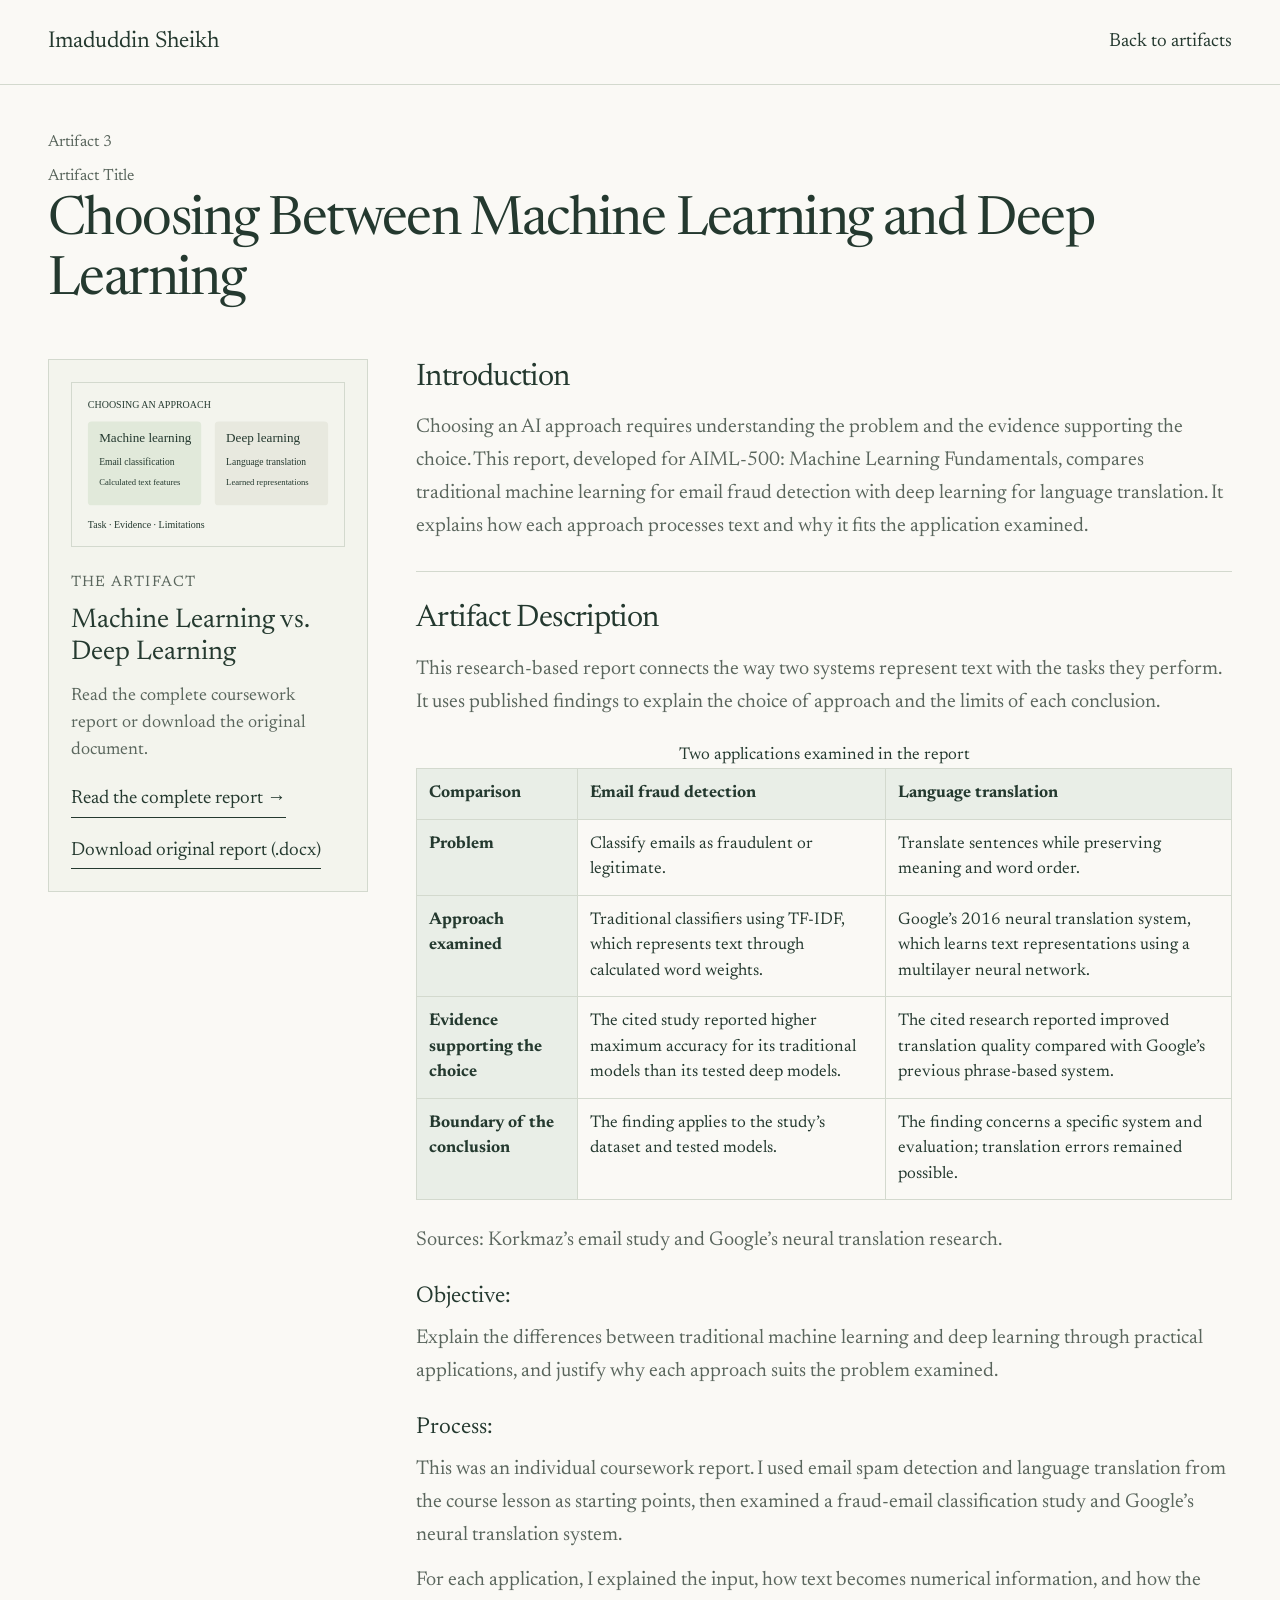
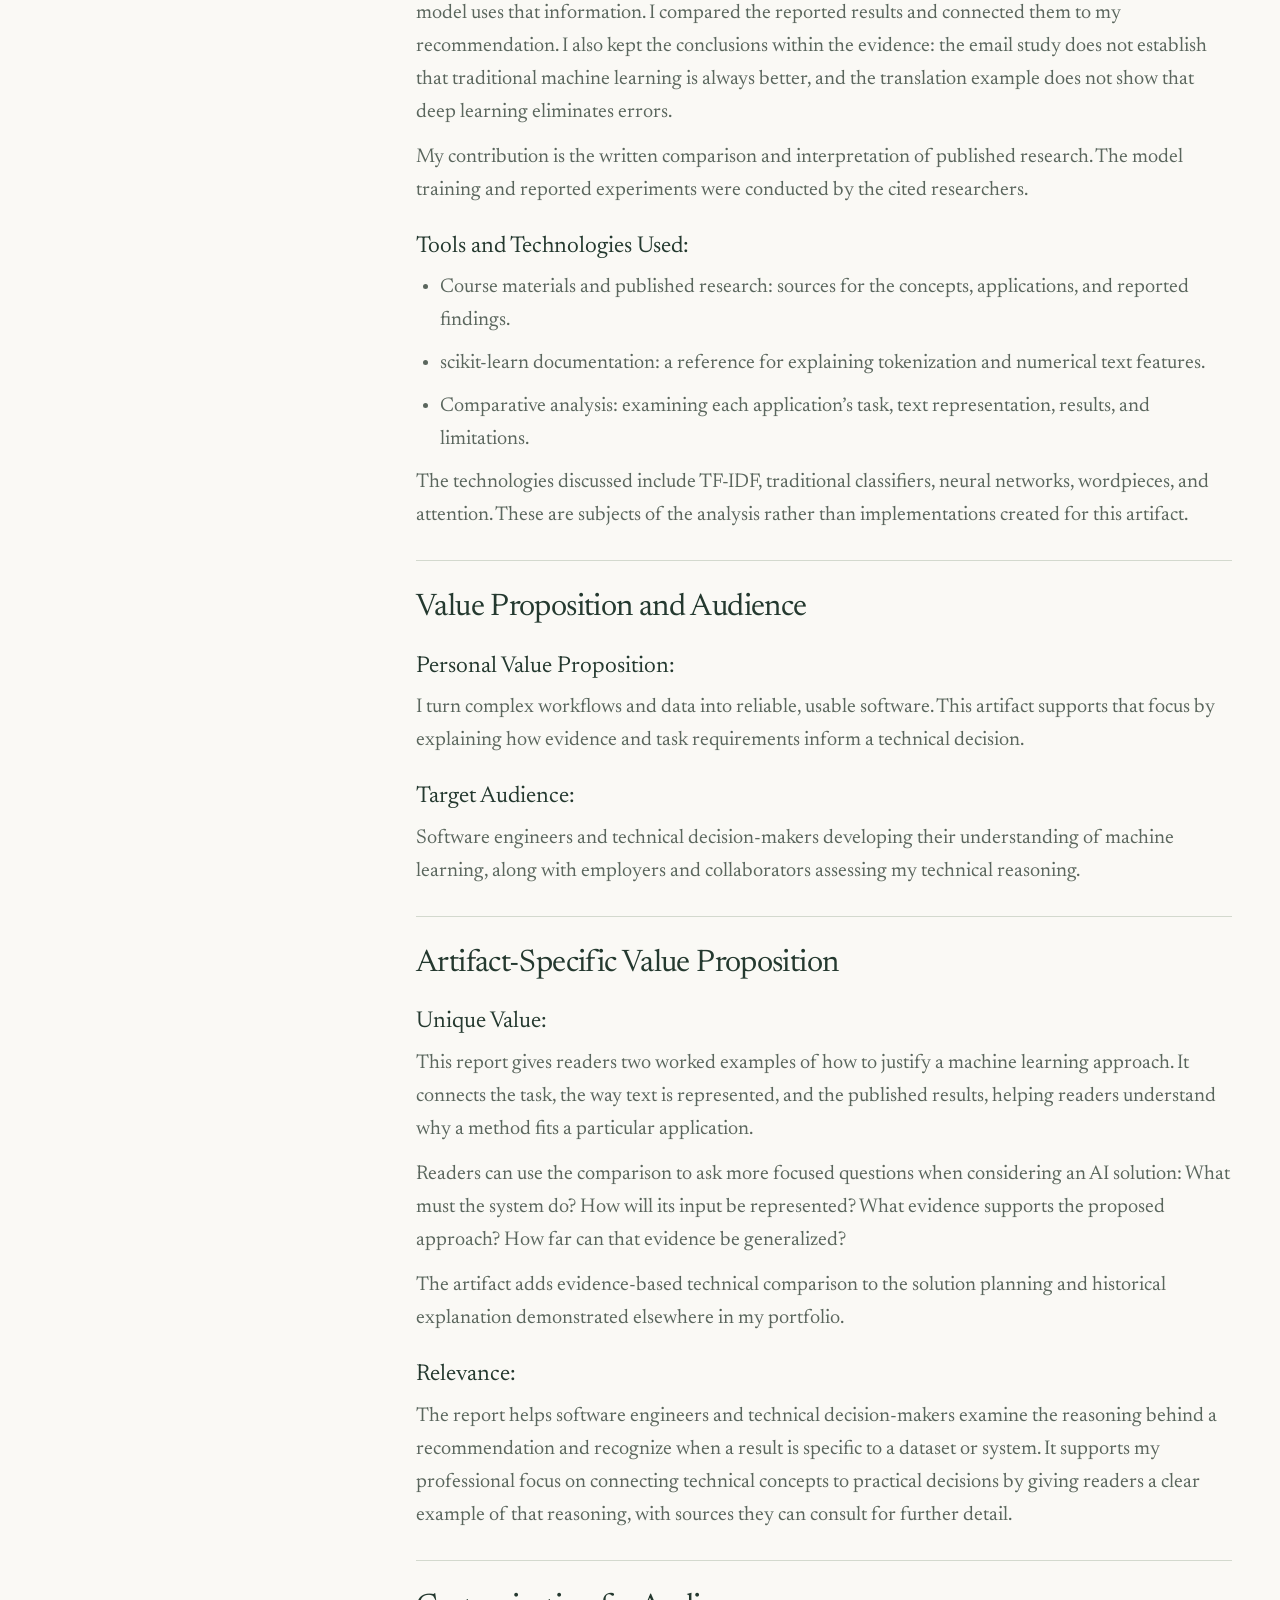
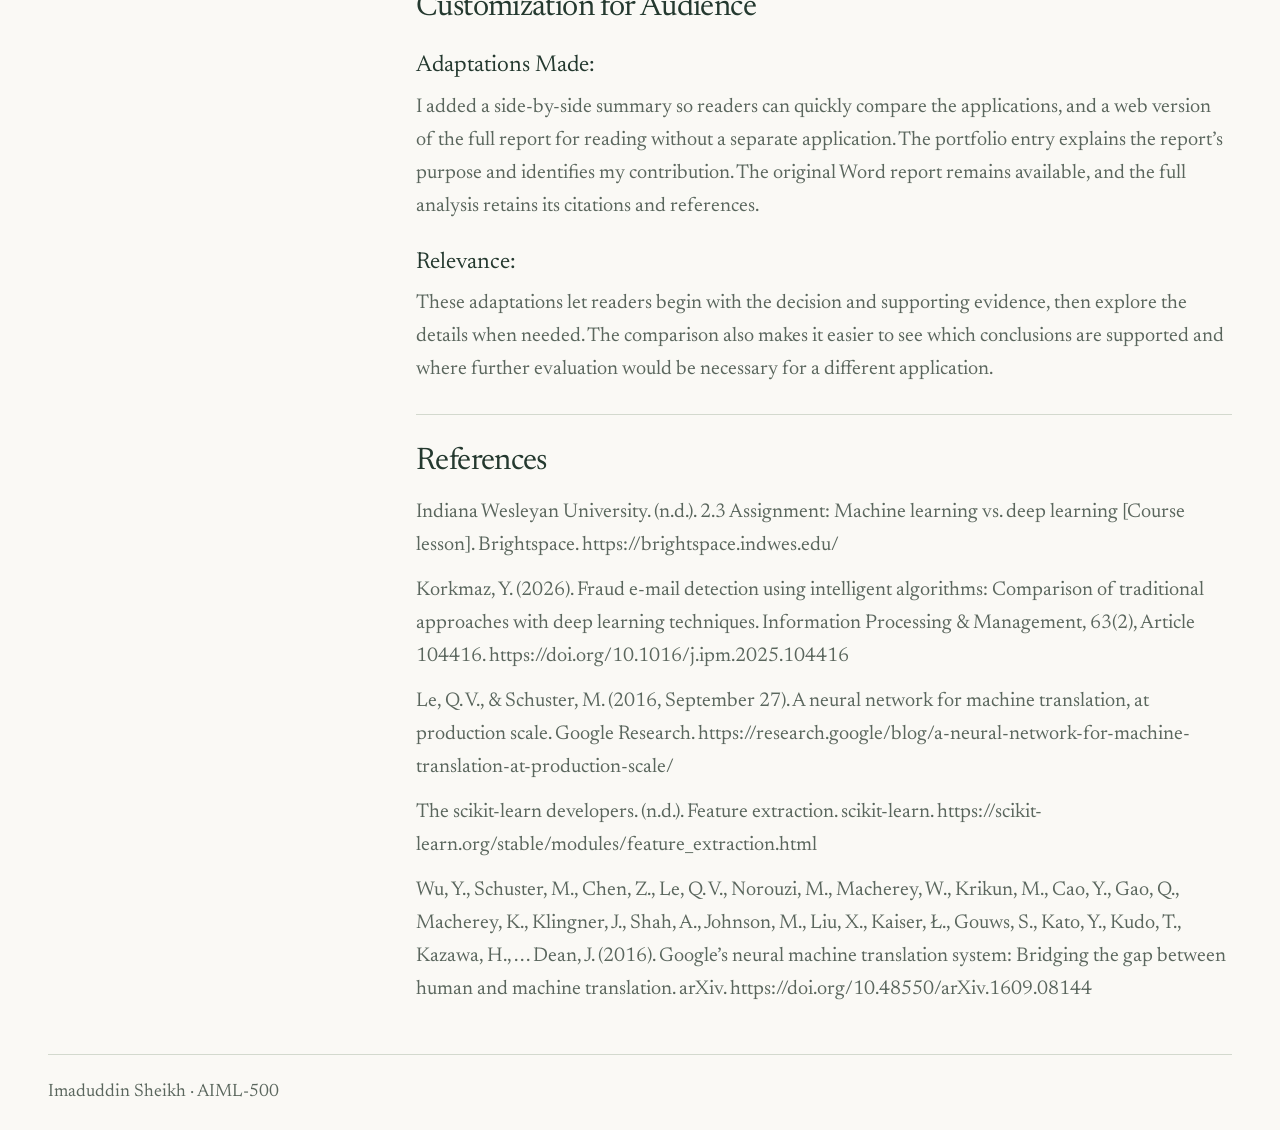
<file: machine-learning-vs-deep-learning.html>
<!doctype html><html lang="en"><head><meta charset="utf-8"><meta name="viewport" content="width=device-width,initial-scale=1"><title>Choosing Between Machine Learning and Deep Learning — Imaduddin Sheikh</title><link rel="icon" href="assets/favicon.svg"><link rel="stylesheet" href="assets/styles.css"><link rel="stylesheet" href="assets/project.css"><link rel="stylesheet" href="assets/template-alignment.css"><style>.preview-bar{padding:12px 24px;text-align:center;background:#e9eee7;color:#24392f;font-size:17px}.comparison{overflow-x:auto;margin:25px 0}.comparison table{border-collapse:collapse;width:100%;font-size:18px;line-height:1.5}.comparison th,.comparison td{padding:14px;text-align:left;border:1px solid var(--rule);vertical-align:top}.comparison th{background:#e9eee7}.detail-section a{overflow-wrap:anywhere}.detail-footer{padding:24px 0;font-size:18px}.detail-section li{margin-bottom:10px}@media(max-width:600px){.comparison table{min-width:600px}}:focus-visible{outline:3px solid #526b45;outline-offset:4px}.detail-header{max-width:1280px}.detail-wrap{max-width:1280px}.detail-hero{max-width:1050px}.artifact-layout{display:grid;grid-template-columns:minmax(250px,320px) minmax(0,1fr);gap:48px;align-items:start}.artifact-details{min-width:0}.artifact-resource{position:sticky;top:24px}.resource-card{border:1px solid var(--rule);padding:22px;background:#f3f4ed}.resource-card img{display:block;width:100%;height:auto;border:1px solid var(--rule)}.resource-label{font-size:15px;text-transform:uppercase;letter-spacing:.08em;margin:24px 0 10px;color:var(--muted)}.resource-card h2{font-size:27px;font-weight:400;line-height:1.2;margin:0 0 14px}.resource-description{font-size:18px;line-height:1.5;color:var(--muted)}.resource-card .case-links{display:flex;flex-direction:column;align-items:flex-start;gap:18px;margin-bottom:0}.resource-card a{overflow-wrap:anywhere}.artifact-details .detail-section:first-child{padding-top:0;border-top:0}.artifact-details .comparison{margin:24px 0}.artifact-details .comparison table{font-size:17px}.artifact-details .comparison td,.artifact-details .comparison th{padding:12px}@media(max-width:950px){.artifact-layout{grid-template-columns:1fr;gap:36px}.artifact-resource{position:static}.resource-card{display:grid;grid-template-columns:minmax(180px,1fr) 1fr;gap:0 26px}.resource-card>a{grid-row:1/5}.resource-label{margin-top:0}}@media(max-width:600px){.resource-card{display:block}.resource-label{margin-top:22px}.artifact-details .comparison table{min-width:600px}}</style></head><body><a class="skip" href="#main">Skip to content</a><header class="detail-header"><a class="portfolio-name" href="https://isheikh8492.github.io/">Imaduddin Sheikh</a><a href="index.html#work">Back to artifacts</a></header><div class="detail-wrap"><main id="main"><div class="detail-hero"><p class="artifact-number">Artifact 3</p><p class="field-label">Artifact Title</p><h1>Choosing Between Machine Learning and Deep Learning</h1></div><div class="artifact-layout"><aside class="artifact-resource" aria-label="Artifact and report"><div class="resource-card"><a href="machine-learning-vs-deep-learning-report.html"><img src="assets/ml-dl-preview.svg" alt="Machine learning for email classification compared with deep learning for language translation."></a><p class="resource-label">The artifact</p><h2>Machine Learning vs. Deep Learning</h2><p class="resource-description">Read the complete coursework report or download the original document.</p><div class="case-links"><a href="machine-learning-vs-deep-learning-report.html">Read the complete report →</a><a download href="assets/Artifact-3-Machine-Learning-vs-Deep-Learning.docx">Download original report (.docx)</a></div></div></aside><div class="artifact-details"><section class="detail-section"><h2>Introduction</h2><p class="template-copy">Choosing an AI approach requires understanding the problem and the evidence supporting the choice. This report, developed for AIML-500: Machine Learning Fundamentals, compares traditional machine learning for email fraud detection with deep learning for language translation. It explains how each approach processes text and why it fits the application examined.</p></section><section class="detail-section"><h2>Artifact Description</h2><p class="template-copy">This research-based report connects the way two systems represent text with the tasks they perform. It uses published findings to explain the choice of approach and the limits of each conclusion.</p><div class="comparison" tabindex="0" role="region" aria-label="Application comparison, scroll horizontally on small screens"><table><caption>Two applications examined in the report</caption><thead><tr><th scope="col">Comparison</th><th scope="col">Email fraud detection</th><th scope="col">Language translation</th></tr></thead><tbody><tr><th scope="row">Problem</th><td>Classify emails as fraudulent or legitimate.</td><td>Translate sentences while preserving meaning and word order.</td></tr><tr><th scope="row">Approach examined</th><td>Traditional classifiers using TF-IDF, which represents text through calculated word weights.</td><td>Google’s 2016 neural translation system, which learns text representations using a multilayer neural network.</td></tr><tr><th scope="row">Evidence supporting the choice</th><td>The cited study reported higher maximum accuracy for its traditional models than its tested deep models.</td><td>The cited research reported improved translation quality compared with Google’s previous phrase-based system.</td></tr><tr><th scope="row">Boundary of the conclusion</th><td>The finding applies to the study’s dataset and tested models.</td><td>The finding concerns a specific system and evaluation; translation errors remained possible.</td></tr></tbody></table></div><p class="template-copy">Sources: <a href="https://doi.org/10.1016/j.ipm.2025.104416">Korkmaz’s email study</a> and <a href="https://arxiv.org/abs/1609.08144">Google’s neural translation research</a>.</p><h3>Objective:</h3><p class="template-copy">Explain the differences between traditional machine learning and deep learning through practical applications, and justify why each approach suits the problem examined.</p><h3>Process:</h3><p class="template-copy">This was an individual coursework report. I used email spam detection and language translation from the course lesson as starting points, then examined a fraud-email classification study and Google’s neural translation system.</p><p class="template-copy">For each application, I explained the input, how text becomes numerical information, and how the model uses that information. I compared the reported results and connected them to my recommendation. I also kept the conclusions within the evidence: the email study does not establish that traditional machine learning is always better, and the translation example does not show that deep learning eliminates errors.</p><p class="template-copy">My contribution is the written comparison and interpretation of published research. The model training and reported experiments were conducted by the cited researchers.</p><h3>Tools and Technologies Used:</h3><ul class="case-list"><li>Course materials and published research: sources for the concepts, applications, and reported findings.</li><li>scikit-learn documentation: a reference for explaining tokenization and numerical text features.</li><li>Comparative analysis: examining each application’s task, text representation, results, and limitations.</li></ul><p class="template-copy">The technologies discussed include TF-IDF, traditional classifiers, neural networks, wordpieces, and attention. These are subjects of the analysis rather than implementations created for this artifact.</p></section><section class="detail-section"><h2>Value Proposition and Audience</h2><h3>Personal Value Proposition:</h3><p class="template-copy">I turn complex workflows and data into reliable, usable software. This artifact supports that focus by explaining how evidence and task requirements inform a technical decision.</p><h3>Target Audience:</h3><p class="template-copy">Software engineers and technical decision-makers developing their understanding of machine learning, along with employers and collaborators assessing my technical reasoning.</p></section><section class="detail-section"><h2>Artifact-Specific Value Proposition</h2><h3>Unique Value:</h3><p class="template-copy">This report gives readers two worked examples of how to justify a machine learning approach. It connects the task, the way text is represented, and the published results, helping readers understand why a method fits a particular application.</p><p class="template-copy">Readers can use the comparison to ask more focused questions when considering an AI solution: What must the system do? How will its input be represented? What evidence supports the proposed approach? How far can that evidence be generalized?</p><p class="template-copy">The artifact adds evidence-based technical comparison to the solution planning and historical explanation demonstrated elsewhere in my portfolio.</p><h3>Relevance:</h3><p class="template-copy">The report helps software engineers and technical decision-makers examine the reasoning behind a recommendation and recognize when a result is specific to a dataset or system. It supports my professional focus on connecting technical concepts to practical decisions by giving readers a clear example of that reasoning, with sources they can consult for further detail.</p></section><section class="detail-section"><h2>Customization for Audience</h2><h3>Adaptations Made:</h3><p class="template-copy">I added a side-by-side summary so readers can quickly compare the applications, and a web version of the full report for reading without a separate application. The portfolio entry explains the report’s purpose and identifies my contribution. The original Word report remains available, and the full analysis retains its citations and references.</p><h3>Relevance:</h3><p class="template-copy">These adaptations let readers begin with the decision and supporting evidence, then explore the details when needed. The comparison also makes it easier to see which conclusions are supported and where further evaluation would be necessary for a different application.</p></section><section class="detail-section"><h2>References</h2><p class="template-copy">Indiana Wesleyan University. (n.d.). 2.3 Assignment: Machine learning vs. deep learning [Course lesson]. Brightspace. <a href="https://brightspace.indwes.edu/">https://brightspace.indwes.edu/</a></p><p class="template-copy">Korkmaz, Y. (2026). Fraud e-mail detection using intelligent algorithms: Comparison of traditional approaches with deep learning techniques. Information Processing &amp; Management, 63(2), Article 104416. <a href="https://doi.org/10.1016/j.ipm.2025.104416">https://doi.org/10.1016/j.ipm.2025.104416</a></p><p class="template-copy">Le, Q. V., &amp; Schuster, M. (2016, September 27). A neural network for machine translation, at production scale. Google Research. <a href="https://research.google/blog/a-neural-network-for-machine-translation-at-production-scale/">https://research.google/blog/a-neural-network-for-machine-translation-at-production-scale/</a></p><p class="template-copy">The scikit-learn developers. (n.d.). Feature extraction. scikit-learn. <a href="https://scikit-learn.org/stable/modules/feature_extraction.html">https://scikit-learn.org/stable/modules/feature_extraction.html</a></p><p class="template-copy">Wu, Y., Schuster, M., Chen, Z., Le, Q. V., Norouzi, M., Macherey, W., Krikun, M., Cao, Y., Gao, Q., Macherey, K., Klingner, J., Shah, A., Johnson, M., Liu, X., Kaiser, Ł., Gouws, S., Kato, Y., Kudo, T., Kazawa, H., . . . Dean, J. (2016). Google’s neural machine translation system: Bridging the gap between human and machine translation. arXiv. <a href="https://doi.org/10.48550/arXiv.1609.08144">https://doi.org/10.48550/arXiv.1609.08144</a></p></section></div></div></main><footer class="detail-footer">Imaduddin Sheikh · AIML-500</footer></div></body></html>
</file>
<file: assets/styles.css>
@font-face{font-family:Newsreader;src:url(fonts/newsreader.ttf) format('truetype');font-style:normal;font-weight:200 800;font-display:swap}@font-face{font-family:Newsreader;src:url(fonts/newsreader-italic.ttf) format('truetype');font-style:italic;font-weight:200 800;font-display:swap}
:root{--paper:#faf9f5;--ink:#24392f;--muted:#5a665d;--accent:#54745d;--rule:#d3d9ce;--space:24px;--heading:40px;--body:19px}*{box-sizing:border-box}html{scroll-behavior:smooth;scroll-padding-top:100px}body{margin:0;background:var(--paper);color:var(--ink);font:400 var(--body)/1.55 Newsreader,Georgia,serif;font-optical-sizing:auto}h1,h2,h3,h4,p{margin:0}h1,h2,h3,h4{font-weight:400}a{color:inherit;text-decoration:none}a:hover{color:var(--accent)}a:focus-visible{outline:2px solid var(--accent);outline-offset:7px}.wrap{max-width:1120px;padding:0 48px;margin:auto}.skip{position:fixed;left:12px;top:-80px}.skip:focus{top:12px;background:var(--paper);z-index:5;padding:10px}.site-nav{position:sticky;top:0;z-index:3;background:var(--paper)}nav{max-width:1024px;margin:auto;display:flex;justify-content:center;gap:37px;border-bottom:1px solid var(--rule);padding:22px 0 20px;font-size:18px;line-height:1.4}nav a{border-bottom:1px solid transparent;padding:2px 0}nav a:hover{border-color:var(--accent)}.intro{text-align:center;padding:62px 0 58px}.intro h1{font-size:66px;line-height:1;letter-spacing:-.04em}.intro h1 em{color:var(--accent)}.intro .profession{font-size:21px;color:var(--muted);margin-top:17px}.intro .lead{font-size:29px;line-height:1.4;letter-spacing:-.012em;max-width:680px;margin:25px auto 0}.section{border-top:1px solid var(--rule);padding:42px 0 48px}.section h2{font-size:var(--heading);line-height:1.1;letter-spacing:-.025em;text-align:center}.focus-grid{list-style:none;display:grid;grid-template-columns:repeat(5,minmax(0,1fr));gap:28px;margin:32px 0 0;padding:0}.focus{text-align:center;min-width:0}.focus svg{display:block;width:104px;height:89px;margin:0 auto 18px}.focus h3{font-size:22px;line-height:1.2;letter-spacing:-.015em;margin-bottom:10px}.focus p{font-size:17px;line-height:1.5;color:var(--muted)}.section-heading{display:flex;align-items:baseline;justify-content:space-between;gap:24px;max-width:880px;margin:0 auto 28px}.section-heading h2{text-align:left}.resume-link{font-size:18px;border-bottom:1px solid var(--ink);padding-bottom:3px;white-space:nowrap}.employers{max-width:880px;margin:auto}.employer+.employer{border-top:1px solid var(--rule);margin-top:30px;padding-top:28px}.employer-header{display:flex;align-items:baseline;justify-content:space-between;gap:22px;margin-bottom:17px}.employer-header h3{font-size:26px;line-height:1.2;letter-spacing:-.015em}.location{font-size:17px;color:var(--muted)}.position{padding:0 0 0 18px;border-left:1px solid var(--rule)}.position+.position{margin-top:22px}.position-heading{display:flex;justify-content:space-between;gap:24px;align-items:baseline}.position h4{font-size:21px;line-height:1.3}.dates{font-size:17px;color:var(--muted);white-space:nowrap}.summary{font-size:19px;line-height:1.6;color:var(--muted);margin-top:9px;max-width:760px}.project-list{list-style:none;margin:30px auto 0;padding:0;max-width:880px;display:grid;grid-template-columns:1fr 1fr;gap:0 40px}.project{display:flex;align-items:baseline;justify-content:space-between;gap:20px;padding:20px 0;border-bottom:1px solid var(--rule)}.project h3{font-size:23px}.status{font-size:16px;color:var(--muted);white-space:nowrap}.education-grid{display:grid;grid-template-columns:1fr 1fr;gap:48px;max-width:880px;margin:30px auto 0}.education-entry{min-width:0}.education-entry h3{font-size:24px;line-height:1.25;letter-spacing:-.015em}.degree{font-size:20px;line-height:1.45;margin-top:10px}.specialization{font-size:18px;color:var(--muted);margin-top:3px}.education-meta{font-size:17px;color:var(--muted);line-height:1.5;margin-top:14px}.contact-row{display:flex;justify-content:center;gap:76px;margin-top:35px}.contact-link{display:flex;flex-direction:column;align-items:center;gap:17px;min-width:82px}.contact-link svg{width:64px;height:64px;display:block}.contact-link span{font-size:20px;line-height:1.2}.contact-link:hover span{text-decoration:underline;text-underline-offset:5px}footer{display:flex;justify-content:space-between;align-items:center;gap:24px;padding:23px 0;border-top:1px solid var(--rule);font-size:16px;color:var(--muted)}
@media(max-width:1000px) and (min-width:601px){.focus-grid{grid-template-columns:repeat(6,minmax(0,1fr));gap:30px}.focus{grid-column:span 2}.focus:nth-child(4){grid-column:2/span 2}.focus:nth-child(5){grid-column:4/span 2}}
@media(max-width:760px){:root{--heading:35px;--body:18px}.wrap{padding:0 24px}nav{margin:0 24px;gap:12px 22px;flex-wrap:wrap;padding:17px 0;font-size:17px}.intro{padding:40px 0}.intro h1{font-size:52px}.intro .profession{font-size:20px}.intro .lead{font-size:25px;max-width:540px}.section{padding:34px 0 39px}.section-heading{gap:18px;margin-bottom:27px}.resume-link{font-size:17px}.employer-header{display:block;margin-bottom:15px}.employer-header h3{font-size:24px}.location{margin-top:5px}.position-heading{display:block}.dates{margin-top:5px;white-space:normal}.summary{font-size:18px}.project-list{column-gap:25px}.project h3{font-size:21px}.education-grid{gap:30px}.education-entry h3{font-size:23px}.degree{font-size:19px}footer{font-size:15px}}
@media(max-width:600px){html{scroll-padding-top:120px}.focus-grid{grid-template-columns:1fr;gap:27px;margin-top:29px}.focus{display:grid;grid-template-columns:85px minmax(0,1fr);column-gap:18px;text-align:left}.focus svg{width:85px;height:80px;grid-row:span 2;margin:0}.focus h3{margin-bottom:6px}.focus p{font-size:17px}.project-list{grid-template-columns:1fr}.education-grid{grid-template-columns:1fr;gap:26px}.education-entry+.education-entry{border-top:1px solid var(--rule);padding-top:25px}.contact-row{gap:28px}.contact-link{min-width:68px}.contact-link svg{width:54px;height:54px}.contact-link span{font-size:18px}.intro h1 em{display:block}.intro h1{font-size:54px}.section-heading{align-items:center}.position{padding-left:13px}}
@media(prefers-reduced-motion:reduce){html{scroll-behavior:auto}}
.section-heading{display:block;text-align:center}.section-heading h2{text-align:center}.resume-link{display:inline-block;margin-top:16px}

/* Reusable case studies follow the same portfolio typography and surface. */
.template-header .wrap{display:flex;align-items:center;justify-content:space-between;gap:24px;padding-top:23px;padding-bottom:23px;border-bottom:1px solid var(--rule)}.template-header a{font-size:19px}.template-header .brand{font-size:23px}.template-main{max-width:880px;margin:auto;padding:52px 0 65px}.template-main h1{font-size:52px;font-weight:400;line-height:1.1;letter-spacing:-.03em;margin-bottom:27px}.template-notice{padding:22px;border:1px solid var(--rule);font-size:19px;line-height:1.6;margin-bottom:32px}.template-section{border-top:1px solid var(--rule);padding:25px 0}.template-section h2{font-size:28px;line-height:1.2;letter-spacing:-.02em;margin-bottom:13px}.template-section p{font-size:19px;line-height:1.65;color:var(--muted)}.template-section a{text-decoration:underline;text-underline-offset:4px}.template-footer p{margin:0}.template-footer a{font-size:17px}
@media(max-width:760px){.template-header .wrap{flex-wrap:wrap;gap:15px}.template-header .brand{font-size:22px}.template-header a{font-size:17px}.template-main{padding:35px 0 45px}.template-main h1{font-size:43px}.template-section h2{font-size:26px}.template-section p,.template-notice{font-size:18px}}
@media print{.site-nav,.skip,footer{display:none}body{background:white;color:black}.wrap{max-width:none;padding:0}.intro{padding:0 0 25px}.section{padding:25px 0}.position,.education-entry,.project{break-inside:avoid}}

/* Consolidated professional introduction. */
.intro .intro-copy{max-width:700px;margin:40px auto 0;text-align:left;font-size:22px;line-height:1.65;color:var(--ink)}
@media(max-width:760px){.intro .intro-copy{margin-top:32px;font-size:20px}}
</file>
<file: assets/project.css>
.prototype-context{font-size:17px;line-height:1.5;color:var(--muted);text-align:center;margin:17px 0 31px}.artifact-feature{max-width:880px;margin:40px auto 0;display:grid;grid-template-columns:300px minmax(0,1fr);gap:34px;align-items:start;padding:0 0 30px;border-bottom:1px solid var(--rule)}.artifact-thumbnail{display:block;border:1px dashed #a8b5a1;color:var(--accent)}.artifact-thumbnail svg{display:block;width:100%;height:auto}.artifact-thumbnail:hover{border-style:solid}.prototype-status{font-size:16px;line-height:1.5;color:var(--muted);margin-bottom:11px}.artifact-teaser h3{font-size:28px;line-height:1.15;margin-bottom:13px}.artifact-summary{font-size:20px;line-height:1.55;color:var(--muted)}.project-link{display:inline-block;font-size:19px;line-height:1.4;padding-bottom:3px;border-bottom:1px solid var(--ink);margin-top:18px}.project-link:hover{text-decoration:none;border-color:var(--accent)}.project-list{margin-top:9px}.detail-header{max-width:1040px;margin:auto;padding:24px 48px;border-bottom:1px solid var(--rule);display:flex;justify-content:space-between;gap:25px;align-items:center;font-size:19px}.detail-header .portfolio-name{font-size:23px}.detail-wrap{max-width:976px;margin:auto;padding:0 48px}.detail-hero{padding:46px 0 30px}.detail-hero h1{font-size:54px;font-weight:400;line-height:1.1;letter-spacing:-.03em;margin:10px 0 18px}.detail-hero .artifact-summary{font-size:25px;max-width:700px;line-height:1.4}.placeholder-notice{padding:18px 22px;border:1px solid var(--rule);font-size:18px;line-height:1.6;color:var(--muted);margin-bottom:28px}.detail-section{padding:28px 0;border-top:1px solid var(--rule)}.detail-section h2{font-size:31px;font-weight:400;line-height:1.2;letter-spacing:-.02em;margin-bottom:15px;text-align:left}.detail-section h3{font-size:22px;line-height:1.25;margin:22px 0 9px}.placeholder-copy{font-size:20px;line-height:1.65;color:var(--muted);max-width:75ch}.deliverable-preview{border:1px dashed #a8b5a1;color:var(--accent);margin:18px 0 19px}.deliverable-preview svg{display:block;width:100%;height:230px}.deliverable-actions{display:flex;flex-wrap:wrap;align-items:center;gap:15px}.deliverable-actions button{font:400 18px/1.3 Newsreader,Georgia,serif;color:var(--muted);background:var(--paper);border:1px solid var(--rule);padding:12px 17px}.deliverable-actions span{font-size:17px;color:var(--muted)}.process-list{margin:0;padding-left:25px;font-size:20px;line-height:1.65;color:var(--muted)}.process-list li+li{margin-top:11px}.tool-placeholders{display:flex;gap:10px;flex-wrap:wrap;list-style:none;padding:0;margin:0}.tool-placeholders li{border-bottom:1px solid var(--rule);padding:3px 0;font-size:19px;color:var(--muted);margin-right:18px}.detail-footer{margin-top:20px}.prototype-status strong{font-weight:500;color:var(--ink)}@media(max-width:760px){.artifact-feature{grid-template-columns:1fr;gap:23px}.artifact-thumbnail{max-width:420px;width:100%;margin:auto}.artifact-teaser h3{font-size:26px}.artifact-summary{font-size:19px}.detail-header{padding:20px 24px;flex-wrap:wrap;gap:14px;font-size:17px}.detail-header .portfolio-name{font-size:21px}.detail-wrap{padding:0 24px}.detail-hero{padding:33px 0 26px}.detail-hero h1{font-size:43px}.detail-hero .artifact-summary{font-size:23px}.detail-section h2{font-size:28px}.placeholder-copy,.process-list{font-size:19px}.deliverable-preview svg{height:200px}.prototype-context{font-size:16px}}
.artifact-thumbnail img{display:block;width:100%;height:auto}.deliverable-preview img{display:block;width:100%;height:auto}.deliverable-preview{border:1px solid var(--rule)}.case-links{display:flex;flex-wrap:wrap;gap:20px;align-items:center;margin:20px 0}.case-links a{font-size:19px;border-bottom:1px solid var(--ink);padding-bottom:3px}.case-links a:hover{text-decoration:none}.case-note{font-size:18px;line-height:1.6;color:var(--muted);margin-top:17px}.case-list{padding-left:24px;font-size:20px;line-height:1.65;color:var(--muted);margin:0}.case-list li+li{margin-top:9px}.process-list strong{color:var(--ink);font-weight:500}.personal-contribution{margin-top:22px;padding-left:20px;border-left:2px solid var(--rule)}.personal-contribution h3{margin-top:0}.case-sources{list-style:none;margin:0;padding:0;font-size:19px;line-height:1.65}.case-sources li+li{margin-top:12px}.draft-label{font-size:16px;color:var(--muted);text-align:center;margin:18px 0 30px}
@media(max-width:760px){.case-list,.case-sources{font-size:19px}.case-links{gap:15px}.case-note{font-size:17px}}
</file>
<file: assets/template-alignment.css>
.field-label,.artifact-number{font-size:16px;line-height:1.4;color:var(--muted)}.field-label{margin-top:12px}.artifact-number{margin-bottom:10px}.detail-hero .field-label+h1{margin-top:5px}.template-copy{font-size:20px;line-height:1.65;color:var(--muted);max-width:75ch}.template-copy+.template-copy{margin-top:12px}.detail-section h3{font-size:23px;margin:26px 0 10px}.process-step{padding-left:18px}.bio-heading{font-size:30px;line-height:1.2;margin:28px 0 -14px}.portfolio-value{max-width:880px;margin:28px auto 0}.portfolio-value h3{font-size:23px;margin:23px 0 9px}.portfolio-value p{font-size:21px;line-height:1.6;color:var(--muted)}.template-notice{margin-top:20px}@media(max-width:760px){.template-copy{font-size:19px}.portfolio-value p{font-size:20px}.bio-heading{font-size:27px}.process-step{padding-left:0}}.bio-subsection{text-align:left}.bio-subsection>h3,.bio-subsection>.section-heading>h3{font-size:34px;line-height:1.1;text-align:center;letter-spacing:-.025em}.focus h4{font-size:22px;line-height:1.2;letter-spacing:-.015em;margin-bottom:10px}.employer-header h4{font-size:26px;line-height:1.2;letter-spacing:-.015em}.position h5{font-size:21px;line-height:1.3;font-weight:400;margin:0}.education-entry h4{font-size:24px;line-height:1.25;letter-spacing:-.015em}.professional-bio .focus h4,.professional-bio .employer-header h4,.professional-bio .education-entry h4{font-weight:400}@media(max-width:760px){.bio-subsection>h3,.bio-subsection>.section-heading>h3{font-size:30px}.employer-header h4{font-size:24px}.education-entry h4{font-size:23px}}
</file>
<file: assets/artifact-exhibits.css>
.work-exhibit{border:1px solid var(--rule);padding:26px 28px;margin-top:24px}.exhibit-label{font-size:16px;line-height:1.5;color:var(--muted);margin-bottom:17px}.era-grid{display:grid;grid-template-columns:1fr 1fr;gap:30px}.era{font-size:34px;line-height:1.1;color:var(--accent);margin-bottom:16px}.work-exhibit h3{font-size:25px;line-height:1.25;margin:0 0 12px}.era-grid p:last-child{font-size:18px;line-height:1.65;color:var(--muted)}.work-exhibit blockquote{font-size:22px;line-height:1.65;color:var(--muted);margin:0 0 20px}.submitted-content{font-size:20px;line-height:1.6;color:var(--muted)}.submitted-content p{margin-bottom:10px}@media(max-width:600px){.work-exhibit{padding:22px 20px}.era-grid{grid-template-columns:1fr;gap:24px}.era-grid>div+div{border-top:1px solid var(--rule);padding-top:24px}.work-exhibit blockquote{font-size:20px}.work-exhibit h3{font-size:23px}}
</file>
